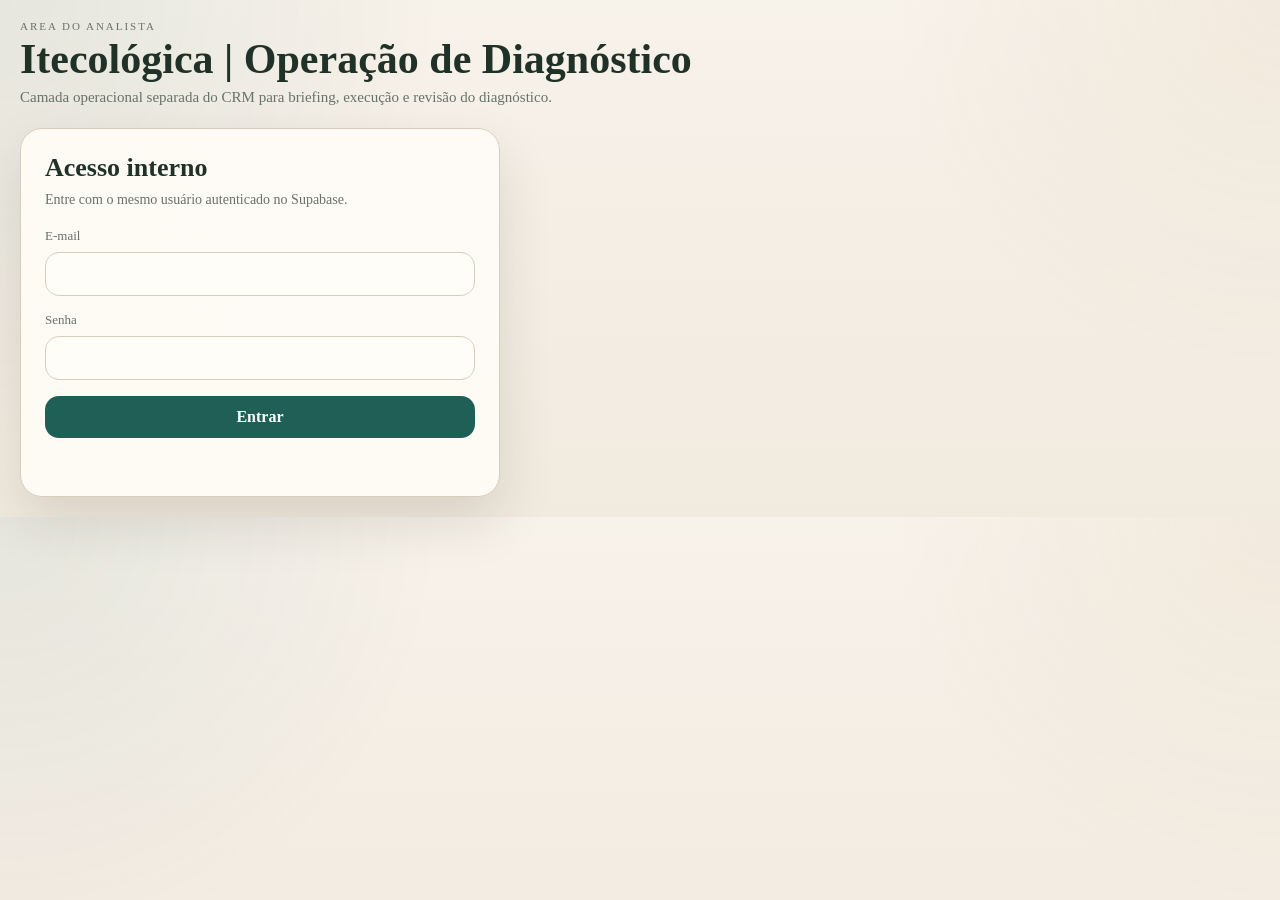
<file: analista/index.html>
<!DOCTYPE html>
<html lang="pt-BR">
  <head>
    <meta charset="UTF-8" />
    <meta name="viewport" content="width=device-width, initial-scale=1.0" />
    <title>Itecológica Analista | Diagnóstico</title>
    <link rel="stylesheet" href="./styles.css" />
  </head>
  <body>
    <div class="analyst-shell">
      <header class="topbar">
        <div>
          <p class="eyebrow">Area do Analista</p>
          <h1>Itecológica | Operação de Diagnóstico</h1>
          <p class="subtle">Camada operacional separada do CRM para briefing, execução e revisão do diagnóstico.</p>
        </div>
        <div class="topbar-actions">
          <div id="session-badge" class="session-badge hidden"></div>
          <button id="signout-button" class="ghost hidden" type="button">Sair</button>
        </div>
      </header>

      <main class="main-grid">
        <section id="login-panel" class="panel login-panel">
          <div class="panel-head">
            <h2>Acesso interno</h2>
            <p>Entre com o mesmo usuário autenticado no Supabase.</p>
          </div>

          <form id="login-form" class="stack-lg">
            <label class="field">
              <span>E-mail</span>
              <input id="email" name="email" type="email" autocomplete="email" required />
            </label>

            <label class="field">
              <span>Senha</span>
              <input id="password" name="password" type="password" autocomplete="current-password" required />
            </label>

            <button class="primary" type="submit">Entrar</button>
            <p id="login-feedback" class="feedback" aria-live="polite"></p>
          </form>
        </section>

        <section id="app-panel" class="app-panel hidden">
          <div class="stats-row">
            <article class="stat-card">
              <small>Total de casos</small>
              <strong id="stat-total">0</strong>
            </article>
            <article class="stat-card">
              <small>Coletando</small>
              <strong id="stat-collecting">0</strong>
            </article>
            <article class="stat-card">
              <small>Em execução</small>
              <strong id="stat-running">0</strong>
            </article>
            <article class="stat-card">
              <small>Em revisão</small>
              <strong id="stat-review">0</strong>
            </article>
          </div>

          <div class="queue-row">
            <button class="queue-card" type="button" data-queue-filter="ready_to_run">
              <small>Prontos para rodar</small>
              <strong id="queue-ready">0</strong>
              <span>Casos com briefing suficiente para abrir uma execução.</span>
            </button>
            <button class="queue-card" type="button" data-queue-filter="running">
              <small>Pipeline rodando</small>
              <strong id="queue-running">0</strong>
              <span>Execuções em andamento com etapas abertas.</span>
            </button>
            <button class="queue-card" type="button" data-queue-filter="awaiting_human_review">
              <small>Aguardando revisão</small>
              <strong id="queue-review">0</strong>
              <span>Diagnósticos já consolidados para leitura técnica.</span>
            </button>
            <button class="queue-card" type="button" data-queue-filter="critical">
              <small>Prioridade crítica</small>
              <strong id="queue-critical">0</strong>
              <span>Casos sensíveis, urgentes ou com maior pressão operacional.</span>
            </button>
          </div>

          <div class="workspace-grid">
            <aside class="sidebar-column">
              <section class="panel action-panel">
                <div class="panel-head">
                  <h2>Novo caso</h2>
                  <p>Use como fallback operacional. O caminho principal agora deve vir do handoff do CRM.</p>
                </div>

                <form id="new-case-form" class="stack-md">
                  <label class="field">
                    <span>Lead ID *</span>
                    <input id="new-case-lead-id" name="lead_id" type="text" placeholder="uuid do lead vindo do CRM" required />
                  </label>

                  <label class="field">
                    <span>Tipo de diagnóstico *</span>
                    <select id="new-case-diagnosis-type" name="diagnosis_type" required>
                      <option value="">Selecione</option>
                      <option value="regularizacao_ambiental">Regularização ambiental</option>
                      <option value="mapeamento_normativo_territorial">Mapeamento normativo territorial</option>
                      <option value="pgrss">PGRSS</option>
                    </select>
                  </label>

                  <label class="field">
                    <span>Resumo do briefing</span>
                    <textarea id="new-case-briefing" name="briefing_summary" rows="3"></textarea>
                  </label>

                  <label class="field">
                    <span>Escopo territorial</span>
                    <input id="new-case-scope" name="territorial_scope" type="text" placeholder="ex: Iturama/MG" />
                  </label>

                  <button id="new-case-button" class="primary" type="submit">Abrir diagnóstico</button>
                  <p id="new-case-feedback" class="feedback" aria-live="polite"></p>
                </form>
              </section>

              <section class="panel list-panel">
                <div class="panel-head inline">
                  <div>
                    <h2>Casos</h2>
                    <p>Fila operacional da área do Analista.</p>
                  </div>
                  <button id="refresh-button" class="ghost" type="button">Atualizar</button>
                </div>

                <div class="filters">
                  <input id="search-input" type="search" placeholder="Buscar por título, empresa, tipo ou lead ID" />
                  <select id="status-filter">
                    <option value="">Todos os status</option>
                    <option value="collecting_inputs">Coletando dados</option>
                    <option value="ready_to_run">Pronto para rodar</option>
                    <option value="running">Em execução</option>
                    <option value="awaiting_human_review">Aguardando revisão</option>
                    <option value="approved">Aprovado</option>
                    <option value="rejected">Rejeitado</option>
                  </select>
                  <select id="type-filter">
                    <option value="">Todos os tipos</option>
                    <option value="regularizacao_ambiental">Regularização ambiental</option>
                    <option value="mapeamento_normativo_territorial">Mapeamento normativo territorial</option>
                    <option value="pgrss">PGRSS</option>
                  </select>
                </div>

                <div id="cases-list" class="cases-list"></div>
              </section>
            </aside>

            <section class="panel detail-panel">
              <div class="panel-head">
                <h2>Detalhe do caso</h2>
                <p id="detail-subtitle">Selecione um caso para revisar briefing, execução e saída das etapas.</p>
              </div>

              <div id="empty-state" class="empty-state">
                <strong>Nenhum caso selecionado</strong>
                <p>Abra um item da lista para operar o diagnóstico na área do Analista.</p>
              </div>

              <div id="detail-view" class="detail-view hidden">
                <form id="case-form" class="stack-lg">
                  <div class="case-summary-card">
                    <div class="detail-grid">
                      <div>
                        <small>Título</small>
                        <strong id="case-title">-</strong>
                      </div>
                      <div>
                        <small>Empresa</small>
                        <strong id="case-company">-</strong>
                      </div>
                      <div>
                        <small>Lead ID</small>
                        <strong id="case-lead-id">-</strong>
                      </div>
                      <div>
                        <small>Tipo</small>
                        <strong id="case-type">-</strong>
                      </div>
                    </div>
                  </div>

                  <div class="detail-grid-form">
                    <label class="field">
                      <span>Status atual</span>
                      <select id="case-status" disabled>
                        <option value="collecting_inputs">Coletando dados</option>
                        <option value="ready_to_run">Pronto para rodar</option>
                        <option value="running">Em execução</option>
                        <option value="awaiting_human_review">Aguardando revisão</option>
                        <option value="approved">Aprovado</option>
                        <option value="rejected">Rejeitado</option>
                        <option value="archived">Arquivado</option>
                      </select>
                    </label>

                    <label class="field">
                      <span>Prioridade</span>
                      <select id="case-priority" name="priority">
                        <option value="low">Baixa</option>
                        <option value="normal">Normal</option>
                        <option value="high">Alta</option>
                        <option value="critical">Crítica</option>
                      </select>
                    </label>

                    <label class="field">
                      <span>Responsável</span>
                      <input id="case-assigned" name="assigned_to" type="text" placeholder="analista@empresa.com" />
                    </label>

                    <label class="field">
                      <span>Tema</span>
                      <input id="case-theme" name="theme" type="text" />
                    </label>

                    <label class="field">
                      <span>Escopo territorial</span>
                      <input id="case-scope" name="territorial_scope" type="text" />
                    </label>

                    <label class="field">
                      <span>Necessidade declarada</span>
                      <input id="case-declared-need" name="declared_need" type="text" />
                    </label>
                  </div>

                  <label class="field">
                    <span>Resumo do briefing</span>
                    <textarea id="case-briefing" name="briefing_summary" rows="4"></textarea>
                  </label>

                  <label class="field">
                    <span>Contexto do cliente</span>
                    <textarea id="case-customer-context" name="customer_context" rows="3"></textarea>
                  </label>

                  <label class="field">
                    <span>Restrições conhecidas</span>
                    <textarea id="case-constraints" name="known_constraints" rows="3"></textarea>
                  </label>

                  <section class="nested-section">
                    <div class="panel-head nested-head">
                      <h3>Qualificação estruturada</h3>
                      <p>Perguntas operacionais que deixam o briefing reaproveitável no pipeline e na proposta.</p>
                    </div>

                    <div class="detail-grid-form">
                      <label class="field">
                        <span>Tipo de demanda</span>
                        <input id="case-demand-type" name="demand_type" type="text" placeholder="ex: renovação, licença nova, regularização" />
                      </label>

                      <label class="field">
                        <span>Situação da licença</span>
                        <select id="case-license-status" name="license_status">
                          <option value="">Não informado</option>
                          <option value="vigente">Vigente</option>
                          <option value="vencida">Vencida</option>
                          <option value="inexistente">Inexistente</option>
                          <option value="em_processo">Em processo</option>
                        </select>
                      </label>

                      <label class="field">
                        <span>Licença vencida?</span>
                        <select id="case-license-expired" name="license_expired">
                          <option value="">Não informado</option>
                          <option value="sim">Sim</option>
                          <option value="nao">Não</option>
                        </select>
                      </label>

                      <label class="field">
                        <span>Vencida desde</span>
                        <input id="case-expired-since" name="expired_since" type="text" placeholder="ex: jan/2025" />
                      </label>

                      <label class="field">
                        <span>Fiscalização ativa?</span>
                        <select id="case-active-inspection" name="active_inspection">
                          <option value="">Não informado</option>
                          <option value="sim">Sim</option>
                          <option value="nao">Não</option>
                        </select>
                      </label>

                      <label class="field">
                        <span>Multa ativa?</span>
                        <select id="case-active-fine" name="active_fine">
                          <option value="">Não informado</option>
                          <option value="sim">Sim</option>
                          <option value="nao">Não</option>
                        </select>
                      </label>

                      <label class="field">
                        <span>Prazo urgente em dias</span>
                        <input id="case-urgent-deadline-days" name="urgent_deadline_days" type="number" min="0" step="1" placeholder="ex: 15" />
                      </label>

                      <label class="field">
                        <span>Tipo de serviço necessário</span>
                        <input id="case-required-service" name="required_service" type="text" placeholder="ex: renovação LO, regularização, defesa" />
                      </label>

                      <label class="field">
                        <span>CNAE</span>
                        <input id="case-cnae" name="cnae" type="text" placeholder="ex: 4731-8/00" />
                      </label>

                      <label class="field">
                        <span>Tipo de atividade</span>
                        <input id="case-activity-type" name="activity_type" type="text" placeholder="ex: posto de combustíveis" />
                      </label>

                      <label class="field">
                        <span>Órgão ambiental provável</span>
                        <input id="case-probable-agency" name="probable_agency" type="text" placeholder="ex: SEMAD, município, órgão estadual" />
                      </label>

                      <label class="field">
                        <span>Temperatura do lead</span>
                        <select id="case-lead-temperature" name="lead_temperature">
                          <option value="">Não informado</option>
                          <option value="quente">Quente</option>
                          <option value="morno">Morno</option>
                          <option value="frio">Frio</option>
                        </select>
                      </label>
                    </div>

                    <label class="field">
                      <span>Documentos disponíveis</span>
                      <textarea id="case-available-documents" name="available_documents" rows="3" placeholder="ex: licença anterior, auto de infração, contrato social"></textarea>
                    </label>
                  </section>

                  <div class="action-row">
                    <button id="save-case-button" class="primary" type="submit">Salvar briefing</button>
                    <button id="generate-canonical-button" class="ghost" type="button">Gerar diagnóstico canônico</button>
                    <button id="prepare-run-button" class="ghost" type="button">Preparar execução</button>
                  </div>
                  <p class="subtle">O status do caso é controlado pelo pipeline e pelas ações oficiais de revisão.</p>
                  <p id="case-feedback" class="feedback" aria-live="polite"></p>
                </form>

                <section class="panel canonical-panel">
                  <div class="panel-head">
                    <h3>Diagnóstico canônico</h3>
                    <p>Pré-estrutura técnica gerada no backend a partir do caso e das respostas disponíveis.</p>
                  </div>

                  <div id="canonical-summary" class="run-summary empty-list">Nenhum diagnóstico canônico gerado para este caso.</div>
                  <label class="field">
                    <span>Payload canônico</span>
                    <textarea id="canonical-payload" rows="14" readonly placeholder="O JSON consolidado aparecerá aqui."></textarea>
                  </label>
                  <p id="canonical-feedback" class="feedback" aria-live="polite"></p>

                  <div class="panel-head nested-head">
                    <h3>Resultado oficial do diagnóstico</h3>
                    <p>Leitura oficial já adaptada ao motor interno da Itecológica.</p>
                  </div>

                  <div id="official-diagnostic-summary" class="run-summary empty-list">Nenhum resultado oficial materializado para este caso.</div>
                  <label class="field">
                    <span>Payload oficial do diagnóstico</span>
                    <textarea id="official-diagnostic-payload" rows="14" readonly placeholder="O resultado oficial aparecerá aqui."></textarea>
                  </label>

                  <div class="panel-head nested-head">
                    <h3>Plano oficial de execução</h3>
                    <p>Desdobramento do diagnóstico em fases, tarefas, prazos e monitoramentos.</p>
                  </div>

                  <div id="official-execution-summary" class="run-summary empty-list">Nenhum plano oficial de execução materializado para este caso.</div>
                  <label class="field">
                    <span>Payload oficial de execução</span>
                    <textarea id="official-execution-payload" rows="14" readonly placeholder="O plano oficial de execução aparecerá aqui."></textarea>
                  </label>
                </section>

                <section class="run-panel">
                  <div class="panel-head inline">
                    <div>
                      <h3>Execução atual</h3>
                      <p id="run-subtitle">Nenhuma execução preparada ainda.</p>
                    </div>
                  </div>

                  <div id="run-summary" class="run-summary empty-list">Nenhuma execução encontrada para este caso.</div>
                  <label class="field">
                    <span>Saída consolidada da execução</span>
                    <textarea id="run-final-output" rows="12" readonly placeholder="O final_output da run aparecerá aqui."></textarea>
                  </label>
                  <div id="steps-list" class="steps-list"></div>
                </section>

                <section class="panel review-panel">
                  <div class="panel-head">
                    <h3>Revisão humana</h3>
                    <p>Fechamento técnico do caso a partir da execução consolidada.</p>
                  </div>

                  <div id="review-summary" class="run-summary empty-list">Nenhuma revisão registrada para este caso.</div>
                  <div class="action-row">
                    <button id="approve-case-button" class="primary" type="button">Aprovar diagnóstico</button>
                    <button id="reject-case-button" class="ghost" type="button">Rejeitar para ajustes</button>
                    <button id="reopen-case-button" class="ghost" type="button">Reabrir caso</button>
                  </div>
                  <p id="review-feedback" class="feedback" aria-live="polite"></p>
                </section>

                <section class="panel step-output-panel">
                  <div class="panel-head">
                    <h3>Registrar saída da etapa</h3>
                    <p>Use enquanto a execução ainda for híbrida ou manual.</p>
                  </div>

                  <form id="step-output-form" class="stack-md">
                    <label class="field">
                      <span>Etapa</span>
                      <select id="step-code" name="step_code">
                        <option value="agent_01">Agente 01</option>
                        <option value="agent_02">Agente 02</option>
                        <option value="agent_04">Agente 04</option>
                        <option value="agent_03">Agente 03</option>
                      </select>
                    </label>

                    <label class="field">
                      <span>Status</span>
                      <select id="step-status" name="status">
                        <option value="completed">Concluída</option>
                        <option value="failed">Falhou</option>
                        <option value="skipped">Ignorada</option>
                      </select>
                    </label>

                    <label class="field">
                      <span>JSON de saída</span>
                      <textarea id="step-output-json" name="output_json" rows="10" placeholder='{"enquadramento": {...}}'></textarea>
                    </label>

                    <label class="field">
                      <span>Erro</span>
                      <textarea id="step-error-message" name="error_message" rows="2" placeholder="Preencha apenas quando a etapa falhar."></textarea>
                    </label>

                    <button id="save-step-button" class="primary" type="submit">Registrar etapa</button>
                    <p id="step-feedback" class="feedback" aria-live="polite"></p>
                  </form>
                </section>
              </div>
            </section>
          </div>
        </section>
      </main>
    </div>

    <script src="./config.js"></script>
    <script type="module" src="./app.js"></script>
  </body>
</html>
</file>
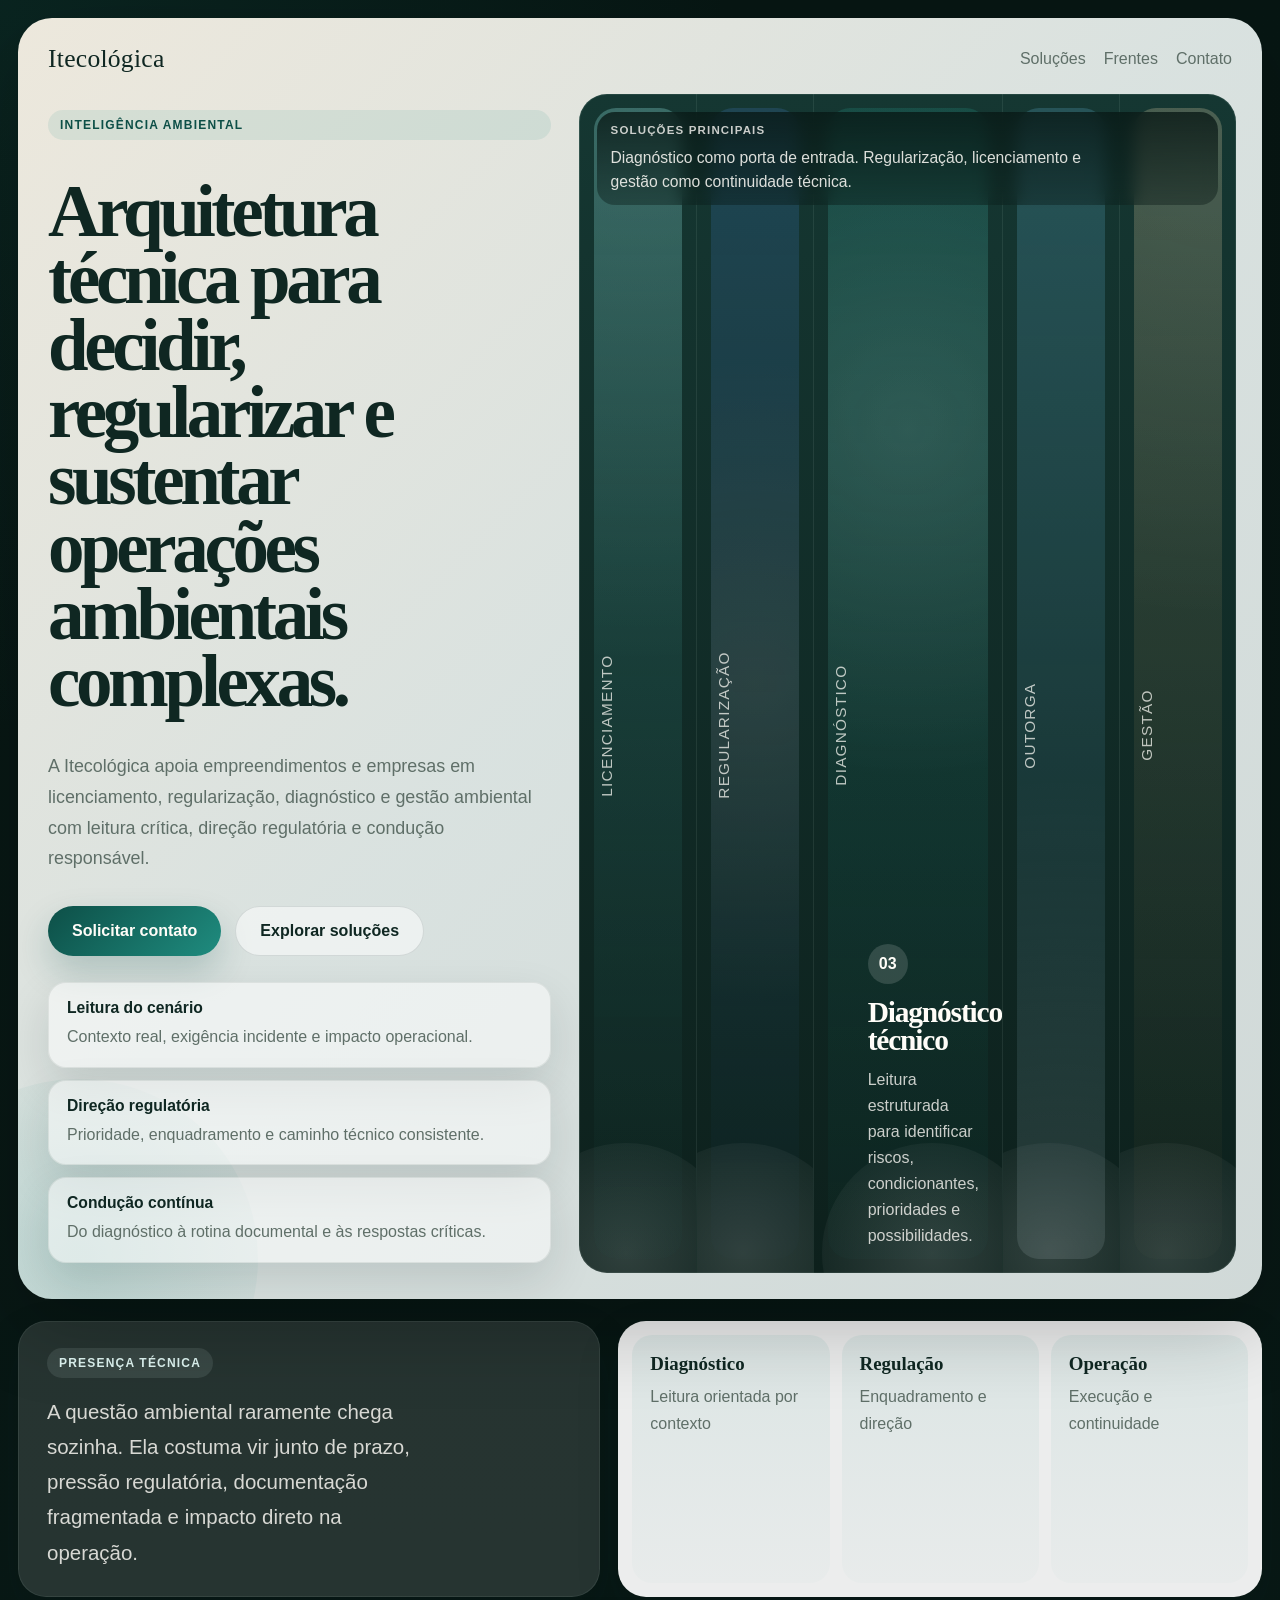
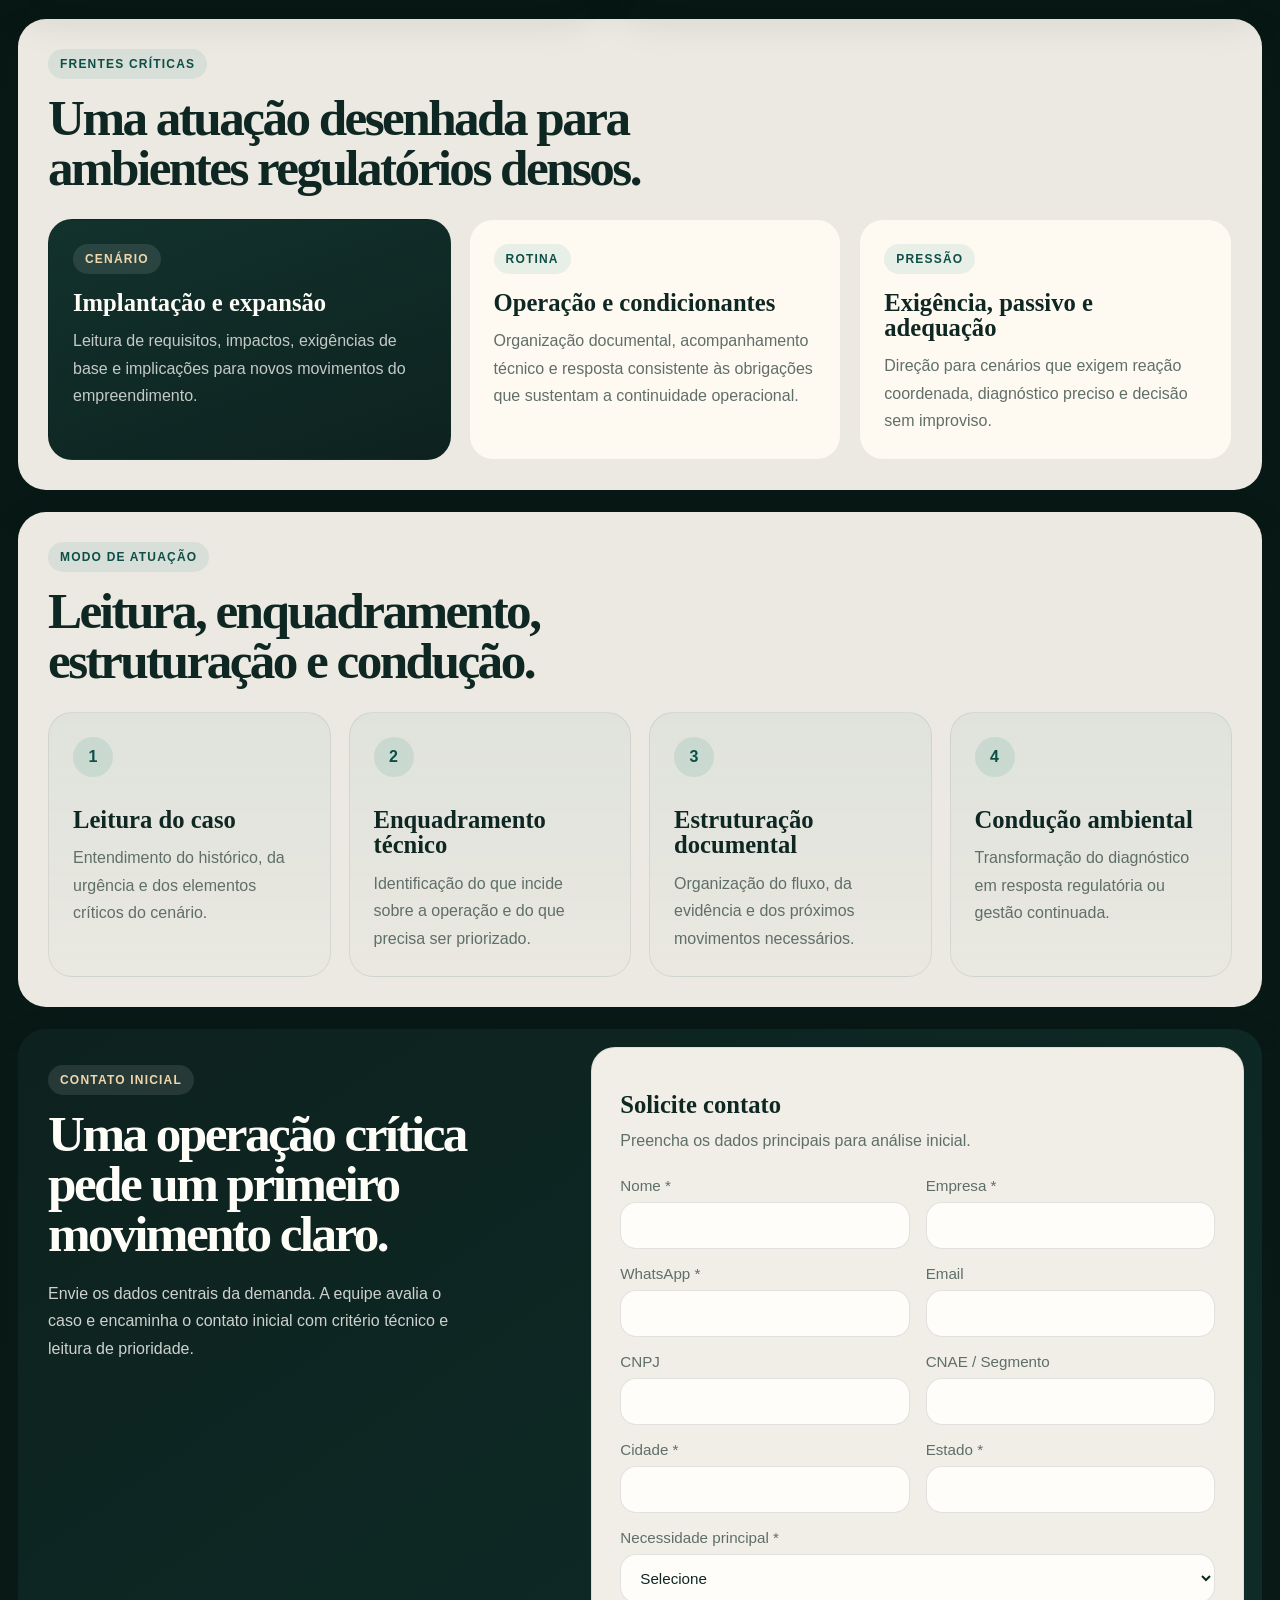
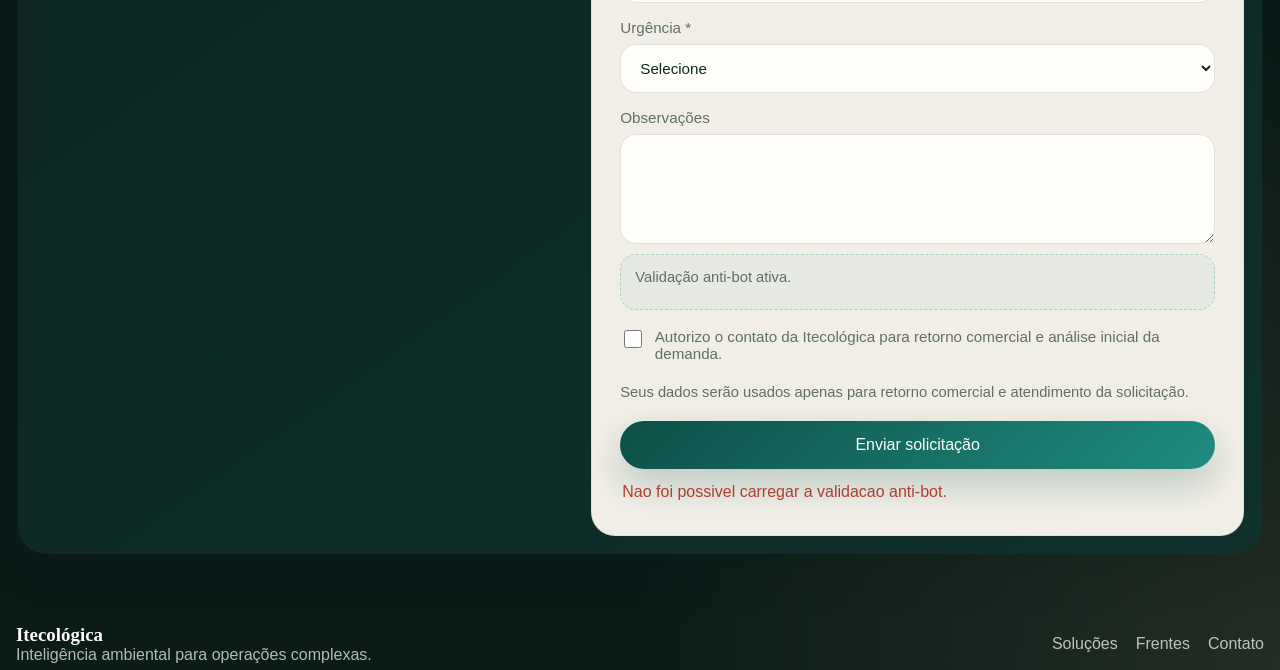
<file: app/index.html>
<!doctype html>
<html lang="pt-BR">
  <head>
    <meta charset="UTF-8" />
    <meta name="viewport" content="width=device-width, initial-scale=1.0" />
    <title>Itecológica | Inteligência ambiental para operações complexas</title>
    <meta
      name="description"
      content="A Itecológica conduz licenciamento, regularização, diagnóstico e gestão ambiental com leitura técnica, direção regulatória e visão operacional."
    />
    <link rel="stylesheet" href="./styles.css" />
  </head>
  <body>
    <main class="page">
      <section class="hero-shell">
        <header class="site-header">
          <a href="#" class="brand">Itecológica</a>
          <nav class="site-nav" aria-label="Navegação principal">
            <a href="#solucoes">Soluções</a>
            <a href="#frentes">Frentes</a>
            <a href="#contato">Contato</a>
          </nav>
        </header>

        <div class="hero-grid">
          <section class="hero-copy">
            <span class="eyebrow">Inteligência ambiental</span>
            <h1>Arquitetura técnica para decidir, regularizar e sustentar operações ambientais complexas.</h1>
            <p class="hero-lead">
              A Itecológica apoia empreendimentos e empresas em licenciamento,
              regularização, diagnóstico e gestão ambiental com leitura crítica,
              direção regulatória e condução responsável.
            </p>

            <div class="hero-actions">
              <a href="#lead-form" class="button-primary">Solicitar contato</a>
              <a href="#solucoes" class="button-secondary">Explorar soluções</a>
            </div>

            <div class="hero-signals" aria-label="Sinais da atuação">
              <article>
                <strong>Leitura do cenário</strong>
                <span>Contexto real, exigência incidente e impacto operacional.</span>
              </article>
              <article>
                <strong>Direção regulatória</strong>
                <span>Prioridade, enquadramento e caminho técnico consistente.</span>
              </article>
              <article>
                <strong>Condução contínua</strong>
                <span>Do diagnóstico à rotina documental e às respostas críticas.</span>
              </article>
            </div>
          </section>

          <section class="rail-stage" id="solucoes" aria-label="Soluções principais">
            <div class="rail-stage-head">
              <span class="rail-stage-kicker">Soluções principais</span>
              <p>Diagnóstico como porta de entrada. Regularização, licenciamento e gestão como continuidade técnica.</p>
            </div>

            <article class="rail rail-licenciamento" tabindex="0">
              <span class="rail-axis">Licenciamento</span>
              <div class="rail-body">
                <span class="rail-index">01</span>
                <h2>Licenciamento ambiental</h2>
                <p>Estruturação técnica para implantar, expandir e operar com direção regulatória clara.</p>
              </div>
            </article>

            <article class="rail rail-regularizacao" tabindex="0">
              <span class="rail-axis">Regularização</span>
              <div class="rail-body">
                <span class="rail-index">02</span>
                <h2>Regularização e adequação</h2>
                <p>Condução de cenários com pendência, passivo, exigência ou necessidade de correção.</p>
              </div>
            </article>

            <article class="rail rail-diagnostico rail-featured" tabindex="0">
              <span class="rail-axis">Diagnóstico</span>
              <div class="rail-body">
                <span class="rail-index">03</span>
                <h2>Diagnóstico técnico</h2>
                <p>Leitura estruturada para identificar riscos, condicionantes, prioridades e possibilidades.</p>
              </div>
            </article>

            <article class="rail rail-outorga" tabindex="0">
              <span class="rail-axis">Outorga</span>
              <div class="rail-body">
                <span class="rail-index">04</span>
                <h2>Recursos hídricos</h2>
                <p>Apoio à análise e ao encaminhamento de demandas associadas a uso, controle e conformidade.</p>
              </div>
            </article>

            <article class="rail rail-gestao" tabindex="0">
              <span class="rail-axis">Gestão</span>
              <div class="rail-body">
                <span class="rail-index">05</span>
                <h2>Gestão ambiental contínua</h2>
                <p>Rotina documental, leitura recorrente e sustentação das obrigações ao longo da operação.</p>
              </div>
            </article>
          </section>
        </div>
      </section>

      <section class="impact-band">
        <div class="impact-copy">
          <span class="section-kicker">Presença técnica</span>
          <p>
            A questão ambiental raramente chega sozinha. Ela costuma vir junto de
            prazo, pressão regulatória, documentação fragmentada e impacto direto na operação.
          </p>
        </div>
        <div class="impact-metrics" aria-label="Indicadores de posicionamento">
          <article>
            <strong>Diagnóstico</strong>
            <span>Leitura orientada por contexto</span>
          </article>
          <article>
            <strong>Regulação</strong>
            <span>Enquadramento e direção</span>
          </article>
          <article>
            <strong>Operação</strong>
            <span>Execução e continuidade</span>
          </article>
        </div>
      </section>

      <section class="matrix-section" id="frentes">
        <div class="section-heading">
          <span class="section-kicker">Frentes críticas</span>
          <h2>Uma atuação desenhada para ambientes regulatórios densos.</h2>
        </div>

        <div class="matrix-grid">
          <article class="matrix-card matrix-card-dark">
            <span class="matrix-label">Cenário</span>
            <h3>Implantação e expansão</h3>
            <p>
              Leitura de requisitos, impactos, exigências de base e implicações para
              novos movimentos do empreendimento.
            </p>
          </article>

          <article class="matrix-card">
            <span class="matrix-label">Rotina</span>
            <h3>Operação e condicionantes</h3>
            <p>
              Organização documental, acompanhamento técnico e resposta consistente às
              obrigações que sustentam a continuidade operacional.
            </p>
          </article>

          <article class="matrix-card">
            <span class="matrix-label">Pressão</span>
            <h3>Exigência, passivo e adequação</h3>
            <p>
              Direção para cenários que exigem reação coordenada, diagnóstico preciso
              e decisão sem improviso.
            </p>
          </article>
        </div>
      </section>

      <section class="systems-section">
        <div class="section-heading">
          <span class="section-kicker">Modo de atuação</span>
          <h2>Leitura, enquadramento, estruturação e condução.</h2>
        </div>

        <div class="systems-grid">
          <article class="system-card">
            <span class="system-step">1</span>
            <h3>Leitura do caso</h3>
            <p>Entendimento do histórico, da urgência e dos elementos críticos do cenário.</p>
          </article>

          <article class="system-card">
            <span class="system-step">2</span>
            <h3>Enquadramento técnico</h3>
            <p>Identificação do que incide sobre a operação e do que precisa ser priorizado.</p>
          </article>

          <article class="system-card">
            <span class="system-step">3</span>
            <h3>Estruturação documental</h3>
            <p>Organização do fluxo, da evidência e dos próximos movimentos necessários.</p>
          </article>

          <article class="system-card">
            <span class="system-step">4</span>
            <h3>Condução ambiental</h3>
            <p>Transformação do diagnóstico em resposta regulatória ou gestão continuada.</p>
          </article>
        </div>
      </section>

      <section class="contact-section" id="contato">
        <div class="contact-shell">
          <div class="contact-copy">
            <span class="section-kicker">Contato inicial</span>
            <h2>Uma operação crítica pede um primeiro movimento claro.</h2>
            <p>
              Envie os dados centrais da demanda. A equipe avalia o caso e encaminha o
              contato inicial com critério técnico e leitura de prioridade.
            </p>
          </div>

          <form id="lead-form" class="form-card">
            <div class="form-head">
              <h3>Solicite contato</h3>
              <p>Preencha os dados principais para análise inicial.</p>
            </div>

            <div class="form-grid">
              <label>
                <span>Nome *</span>
                <input name="name" type="text" required />
              </label>

              <label>
                <span>Empresa *</span>
                <input name="company" type="text" required />
              </label>

              <label>
                <span>WhatsApp *</span>
                <input name="phone" type="tel" required />
              </label>

              <label>
                <span>Email</span>
                <input name="email" type="email" />
              </label>

              <label>
                <span>CNPJ</span>
                <input name="cnpj" type="text" />
              </label>

              <label>
                <span>CNAE / Segmento</span>
                <input name="cnae" type="text" />
              </label>

              <label>
                <span>Cidade *</span>
                <input name="city" type="text" required />
              </label>

              <label>
                <span>Estado *</span>
                <input name="state" type="text" maxlength="2" required />
              </label>

              <label class="full">
                <span>Necessidade principal *</span>
                <select name="need" required>
                  <option value="">Selecione</option>
                  <option value="licenciamento">Licenciamento</option>
                  <option value="regularizacao">Regularização</option>
                  <option value="outorga">Outorga</option>
                  <option value="diagnostico">Diagnóstico inicial</option>
                  <option value="gestao-recorrente">Gestão ambiental recorrente</option>
                </select>
              </label>

              <label class="full">
                <span>Urgência *</span>
                <select name="urgency" required>
                  <option value="">Selecione</option>
                  <option value="baixa">Baixa</option>
                  <option value="media">Média</option>
                  <option value="alta">Alta</option>
                  <option value="critica">Crítica</option>
                </select>
              </label>

              <label class="full">
                <span>Observações</span>
                <textarea name="notes" rows="4"></textarea>
              </label>
            </div>

            <input name="website" type="text" class="bot-field" tabindex="-1" autocomplete="off" />
            <input name="form_loaded_at" type="hidden" />

            <div id="captcha-shell" class="captcha-shell hidden">
              <p class="captcha-copy">Validação anti-bot ativa.</p>
              <div id="captcha-widget"></div>
            </div>

            <label class="consent">
              <input name="consent" type="checkbox" required />
              <span>
                Autorizo o contato da Itecológica para retorno comercial e análise
                inicial da demanda.
              </span>
            </label>

            <p class="privacy-note">
              Seus dados serão usados apenas para retorno comercial e atendimento da solicitação.
            </p>

            <button type="submit" id="submit-button">Enviar solicitação</button>
            <p id="feedback" class="feedback" aria-live="polite"></p>
          </form>
        </div>
      </section>
    </main>

    <footer class="site-footer">
      <div class="footer-shell">
        <div>
          <strong>Itecológica</strong>
          <span>Inteligência ambiental para operações complexas.</span>
        </div>
        <nav class="footer-nav" aria-label="Navegação de rodapé">
          <a href="#solucoes">Soluções</a>
          <a href="#frentes">Frentes</a>
          <a href="#lead-form">Contato</a>
        </nav>
      </div>
    </footer>

    <script src="./config.js"></script>
    <script src="./app.js"></script>
  </body>
</html>
</file>
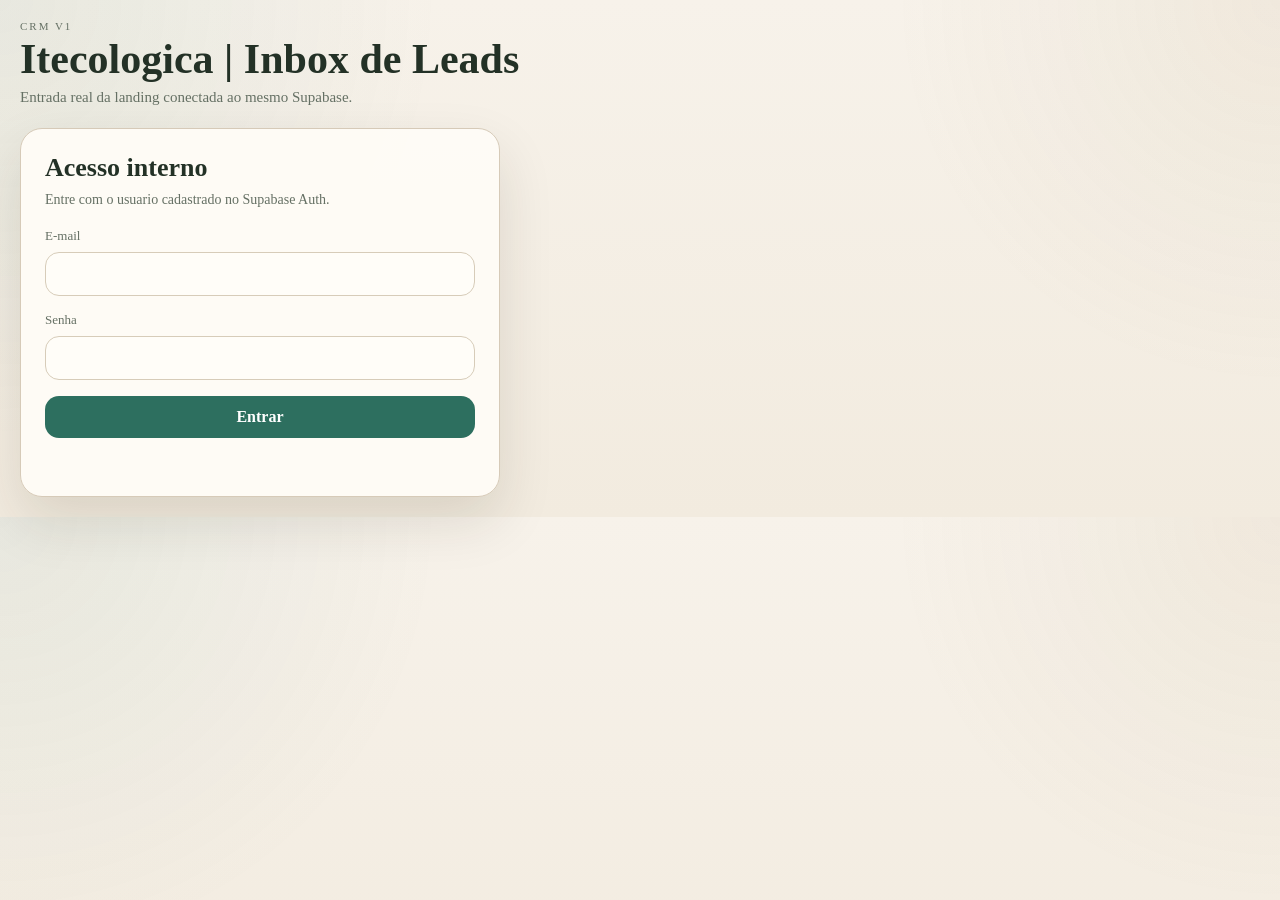
<file: crm/index.html>
<!DOCTYPE html>
<html lang="pt-BR">
  <head>
    <meta charset="UTF-8" />
    <meta name="viewport" content="width=device-width, initial-scale=1.0" />
    <title>Itecologica CRM | Leads</title>
    <link rel="stylesheet" href="./styles.css" />
  </head>
  <body>
    <div class="crm-shell">
      <header class="topbar">
        <div>
          <p class="eyebrow">CRM V1</p>
          <h1>Itecologica | Inbox de Leads</h1>
          <p class="subtle">Entrada real da landing conectada ao mesmo Supabase.</p>
        </div>
        <div class="topbar-actions">
          <div id="session-badge" class="session-badge hidden"></div>
          <button id="signout-button" class="ghost hidden" type="button">Sair</button>
        </div>
      </header>

      <main class="main-grid">
        <section id="login-panel" class="panel login-panel">
          <div class="panel-head">
            <h2>Acesso interno</h2>
            <p>Entre com o usuario cadastrado no Supabase Auth.</p>
          </div>

          <form id="login-form" class="stack-lg">
            <label class="field">
              <span>E-mail</span>
              <input id="email" name="email" type="email" autocomplete="email" required />
            </label>

            <label class="field">
              <span>Senha</span>
              <input id="password" name="password" type="password" autocomplete="current-password" required />
            </label>

            <button class="primary" type="submit">Entrar</button>
            <p id="login-feedback" class="feedback" aria-live="polite"></p>
          </form>
        </section>

        <section id="app-panel" class="app-panel hidden">
          <div class="stats-row">
            <article class="stat-card">
              <small>Total</small>
              <strong id="stat-total">0</strong>
            </article>
            <article class="stat-card">
              <small>Novos</small>
              <strong id="stat-new">0</strong>
            </article>
            <article class="stat-card">
              <small>Em contato</small>
              <strong id="stat-contact">0</strong>
            </article>
            <article class="stat-card">
              <small>Fechados</small>
              <strong id="stat-won">0</strong>
            </article>
          </div>

          <div class="stats-row priority-row">
            <article class="stat-card priority-card">
              <small>Follow-up vencido</small>
              <strong id="stat-overdue">0</strong>
            </article>
            <article class="stat-card priority-card">
              <small>Sem interacao</small>
              <strong id="stat-no-interaction">0</strong>
            </article>
            <article class="stat-card priority-card">
              <small>Sem responsavel</small>
              <strong id="stat-unassigned">0</strong>
            </article>
            <article class="stat-card priority-card">
              <small>Sem proxima acao</small>
              <strong id="stat-no-next-action">0</strong>
            </article>
          </div>

          <section class="panel queue-panel">
            <div class="panel-head">
              <h2>Fila do dia</h2>
              <p>Atalhos para o que precisa de atencao agora, sem procurar manualmente na base.</p>
            </div>

            <div class="queue-grid">
              <button class="queue-card" type="button" data-queue-filter="overdue_follow_up">
                <small>Atrasados</small>
                <strong id="queue-overdue-count">0</strong>
                <span>Leads com follow-up vencido e risco de esfriar.</span>
              </button>

              <button class="queue-card" type="button" data-queue-filter="today_follow_up">
                <small>Para hoje</small>
                <strong id="queue-today-count">0</strong>
                <span>Leads com retorno programado para hoje.</span>
              </button>

              <button class="queue-card" type="button" data-queue-filter="unassigned">
                <small>Sem responsavel</small>
                <strong id="queue-unassigned-count">0</strong>
                <span>Oportunidades sem dono definido.</span>
              </button>

              <button class="queue-card" type="button" data-queue-filter="new_no_contact">
                <small>Novos sem contato</small>
                <strong id="queue-new-no-contact-count">0</strong>
                <span>Novos leads ainda sem primeira interacao registrada.</span>
              </button>
            </div>
          </section>

          <div class="workspace-grid">
            <section class="panel leads-panel">
              <div class="panel-head inline">
                <div>
                  <h2>Leads</h2>
                  <p>Lista viva da landing page.</p>
                </div>
                <button id="refresh-button" class="ghost" type="button">Atualizar</button>
              </div>

              <div class="filters">
                <input id="search-input" type="search" placeholder="Buscar por nome, empresa, telefone ou cidade" />
                <select id="status-filter">
                  <option value="">Todos os status</option>
                  <option value="novo">Novo</option>
                  <option value="em_contato">Em contato</option>
                  <option value="qualificado">Qualificado</option>
                  <option value="proposta">Proposta</option>
                  <option value="fechado">Fechado</option>
                  <option value="perdido">Perdido</option>
                </select>
                <select id="priority-filter">
                  <option value="">Todas as prioridades</option>
                  <option value="overdue_follow_up">Follow-up vencido</option>
                  <option value="today_follow_up">Para hoje</option>
                  <option value="no_interaction">Sem interacao</option>
                  <option value="unassigned">Sem responsavel</option>
                  <option value="no_next_action">Sem proxima acao</option>
                  <option value="new_no_contact">Novos sem contato</option>
                </select>
                <select id="owner-filter">
                  <option value="">Todos os responsaveis</option>
                  <option value="mine">Meus leads</option>
                  <option value="unassigned">Sem responsavel</option>
                </select>
              </div>

              <div id="leads-list" class="leads-list"></div>
            </section>

            <section class="panel detail-panel">
              <div class="panel-head">
                <h2>Detalhe do lead</h2>
                <p id="detail-subtitle">Selecione um lead na lista para abrir o atendimento.</p>
              </div>

              <div id="empty-state" class="empty-state">
                <strong>Nenhum lead selecionado</strong>
                <p>Abra um item da lista para revisar dados, assumir o lead e atualizar o status.</p>
              </div>

              <form id="lead-form" class="detail-form hidden">
                <div class="detail-card">
                  <div class="detail-grid">
                    <div>
                      <small>Nome</small>
                      <strong id="lead-name">-</strong>
                    </div>
                    <div>
                      <small>Empresa</small>
                      <strong id="lead-company">-</strong>
                    </div>
                    <div>
                      <small>Contato</small>
                      <strong id="lead-contact">-</strong>
                    </div>
                    <div>
                      <small>Origem</small>
                      <strong id="lead-origin">-</strong>
                    </div>
                  </div>
                </div>

                <div class="detail-grid-form">
                  <label class="field">
                    <span>Status</span>
                    <select id="lead-status" name="status">
                      <option value="novo">Novo</option>
                      <option value="em_contato">Em contato</option>
                      <option value="qualificado">Qualificado</option>
                      <option value="proposta">Proposta</option>
                      <option value="fechado">Fechado</option>
                      <option value="perdido">Perdido</option>
                    </select>
                  </label>

                  <label class="field">
                    <span>Qualificacao</span>
                    <select id="lead-qualification" name="qualification_status">
                      <option value="pendente">Pendente</option>
                      <option value="em_analise">Em analise</option>
                      <option value="aderente">Aderente</option>
                      <option value="descartado">Descartado</option>
                    </select>
                  </label>

                  <label class="field">
                    <span>Responsavel</span>
                    <input id="lead-assigned" name="assigned_to" type="text" placeholder="ex: comercial@empresa.com" />
                  </label>

                  <label class="field">
                    <span>Primeiro contato</span>
                    <input id="lead-first-contact" name="first_contact_at" type="datetime-local" />
                  </label>

                  <label class="field">
                    <span>Proxima acao</span>
                    <input id="lead-next-action" name="next_action" type="text" placeholder="ex: enviar proposta, ligar amanhã, pedir documento" />
                  </label>

                  <label class="field">
                    <span>Follow-up agendado</span>
                    <input id="lead-next-follow-up" name="next_follow_up_at" type="datetime-local" />
                  </label>
                </div>

                <label class="field">
                  <span>Observacoes internas</span>
                  <textarea id="lead-internal-notes" name="internal_notes" rows="6" placeholder="Registro interno do atendimento, retorno, pendencias e proximos passos."></textarea>
                </label>

                <div class="meta-block">
                  <small>Ultima interacao</small>
                  <p id="lead-last-interaction-at">-</p>
                  <small>Resumo da ultima interacao</small>
                  <p id="lead-last-interaction-summary">-</p>
                  <small>Primeiro contato automatico</small>
                  <p id="lead-first-contact-status">-</p>
                  <small>Canal do primeiro contato</small>
                  <p id="lead-first-contact-channel">-</p>
                  <small>Ultima tentativa automatica</small>
                  <p id="lead-first-contact-attempted">-</p>
                  <small>Erro da automacao</small>
                  <p id="lead-first-contact-error">-</p>
                  <small>Necessidade</small>
                  <p id="lead-need">-</p>
                  <small>Urgencia</small>
                  <p id="lead-urgency">-</p>
                  <small>Observacao do formulario</small>
                  <p id="lead-public-notes">-</p>
                </div>

                <section class="diagnosis-section">
                  <div class="panel-head">
                    <h2>Handoff para Diagnóstico</h2>
                    <p>Abra ou retome o caso na Área do Analista sem depender de UUID manual.</p>
                  </div>

                  <div class="detail-grid-form">
                    <label class="field">
                      <span>Tipo de diagnóstico</span>
                      <select id="lead-diagnosis-type">
                        <option value="regularizacao_ambiental">Regularização ambiental</option>
                        <option value="mapeamento_normativo_territorial">Mapeamento normativo territorial</option>
                        <option value="pgrss">PGRSS</option>
                      </select>
                    </label>
                  </div>

                  <div id="lead-diagnosis-summary" class="empty-list">Nenhum caso de diagnóstico vinculado a este lead ainda.</div>

                  <div class="form-actions">
                    <button id="lead-open-diagnosis-button" class="primary" type="button">Encaminhar para Diagnóstico</button>
                    <button id="lead-open-analyst-button" class="ghost" type="button" disabled>Abrir na Área do Analista</button>
                    <p id="lead-diagnosis-feedback" class="feedback" aria-live="polite"></p>
                  </div>
                </section>

                <div class="form-actions">
                  <button id="save-button" class="primary" type="submit">Salvar atendimento</button>
                  <p id="detail-feedback" class="feedback" aria-live="polite"></p>
                </div>

                <section class="interaction-section">
                  <div class="panel-head">
                    <h2>Registrar interacao</h2>
                    <p>Crie um historico real do atendimento e ja deixe a proxima acao combinada.</p>
                  </div>

                  <div class="detail-grid-form">
                    <label class="field">
                      <span>Tipo</span>
                      <select id="interaction-type">
                        <option value="whatsapp">WhatsApp</option>
                        <option value="ligacao">Ligacao</option>
                        <option value="email">E-mail</option>
                        <option value="reuniao">Reuniao</option>
                        <option value="nota_interna">Nota interna</option>
                      </select>
                    </label>

                    <label class="field">
                      <span>Resultado</span>
                      <select id="interaction-outcome">
                        <option value="">Selecione</option>
                        <option value="sem_resposta">Sem resposta</option>
                        <option value="retorno_agendado">Retorno agendado</option>
                        <option value="em_andamento">Em andamento</option>
                        <option value="qualificado">Qualificado</option>
                        <option value="proposta_enviada">Proposta enviada</option>
                        <option value="sem_interesse">Sem interesse</option>
                        <option value="fechado">Fechado</option>
                      </select>
                    </label>

                    <label class="field">
                      <span>Canal</span>
                      <input id="interaction-channel" type="text" placeholder="ex: WhatsApp, telefone, e-mail" />
                    </label>

                    <label class="field">
                      <span>Proximo follow-up</span>
                      <input id="interaction-next-follow-up" type="datetime-local" />
                    </label>
                  </div>

                  <label class="field">
                    <span>Resumo da interacao</span>
                    <textarea id="interaction-summary" rows="4" placeholder="O que foi falado, objeções, sinal de compra e combinados."></textarea>
                  </label>

                  <label class="field">
                    <span>Proxima acao combinada</span>
                    <input id="interaction-next-action" type="text" placeholder="ex: mandar orçamento até 18h, ligar segunda às 9h" />
                  </label>

                  <div class="form-actions">
                    <button id="interaction-save-button" class="primary" type="button">Registrar interacao</button>
                    <p id="interaction-feedback" class="feedback" aria-live="polite"></p>
                  </div>
                </section>

                <section class="interaction-section">
                  <div class="panel-head">
                    <h2>Historico</h2>
                    <p>Sequencia de contatos e proximos passos registrados para este lead.</p>
                  </div>

                  <div id="interaction-history" class="interaction-history">
                    <div class="empty-list">Nenhuma interacao registrada ainda.</div>
                  </div>
                </section>
              </form>
            </section>
          </div>
        </section>
      </main>
    </div>

    <script src="./config.js?v=crm-v1-3"></script>
    <script type="module" src="./app.js?v=crm-v1-3"></script>
  </body>
</html>
</file>
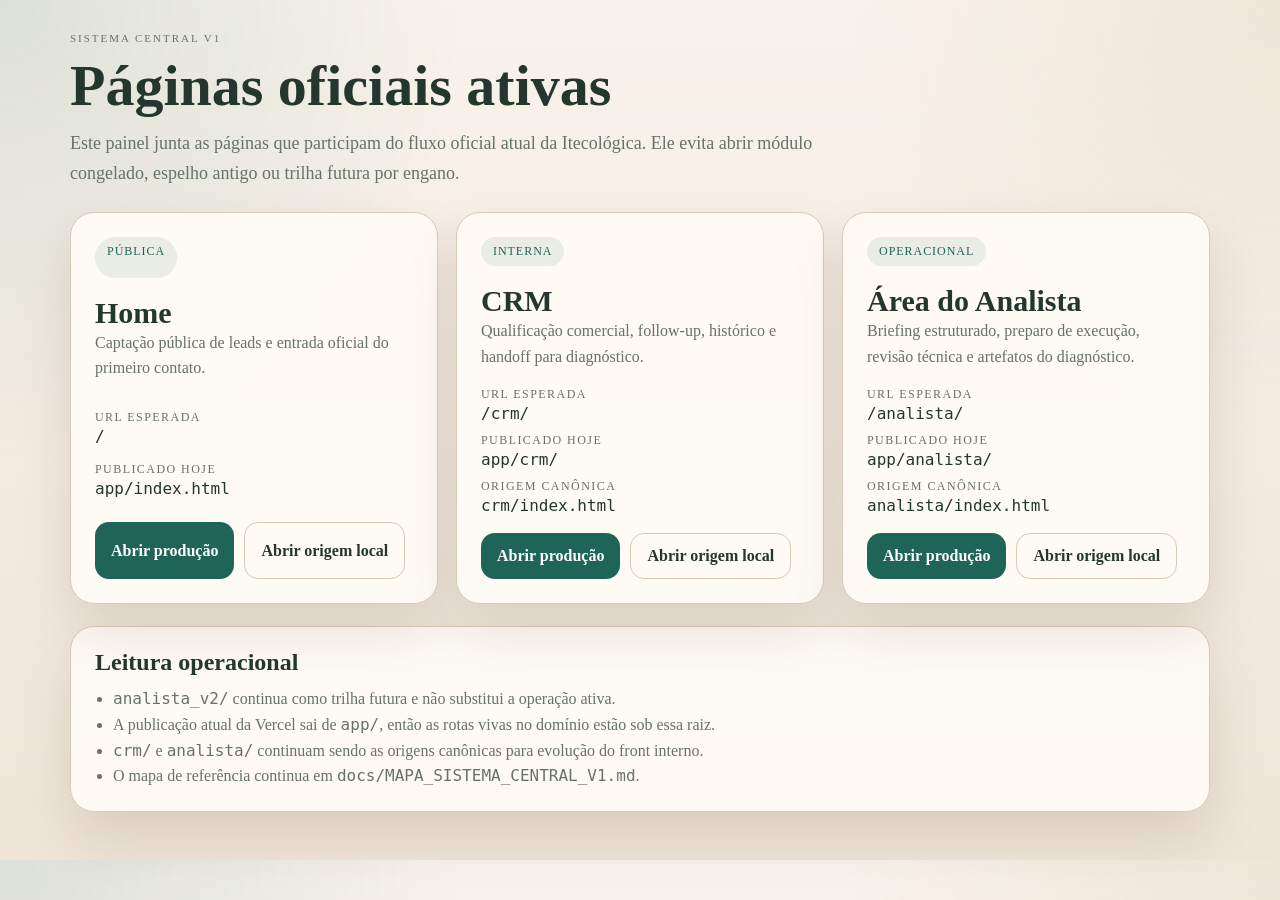
<file: paginas-ativas.html>
<!DOCTYPE html>
<html lang="pt-BR">
  <head>
    <meta charset="UTF-8" />
    <meta name="viewport" content="width=device-width, initial-scale=1.0" />
    <title>Itecológica | Páginas Ativas</title>
    <style>
      :root {
        --bg: #f3ede3;
        --panel: rgba(255, 251, 245, 0.96);
        --line: #d7cab6;
        --text: #24362d;
        --muted: #667367;
        --primary: #1f6557;
        --primary-strong: #184d42;
        --accent: #b08a52;
        --shadow: 0 26px 54px rgba(54, 35, 10, 0.12);
        --radius: 24px;
      }

      * {
        box-sizing: border-box;
      }

      body {
        margin: 0;
        font-family: Georgia, "Times New Roman", serif;
        color: var(--text);
        background:
          radial-gradient(circle at top left, rgba(31, 101, 87, 0.12), transparent 30%),
          radial-gradient(circle at top right, rgba(176, 138, 82, 0.12), transparent 28%),
          linear-gradient(180deg, #f8f3eb, #efe5d7);
      }

      .shell {
        max-width: 1180px;
        margin: 0 auto;
        padding: 32px 20px 48px;
      }

      .hero {
        display: grid;
        gap: 14px;
        margin-bottom: 24px;
      }

      .eyebrow {
        margin: 0;
        text-transform: uppercase;
        letter-spacing: 0.18em;
        font-size: 11px;
        color: var(--muted);
      }

      h1 {
        margin: 0;
        font-size: clamp(34px, 5vw, 58px);
        line-height: 0.98;
      }

      .lead {
        max-width: 760px;
        margin: 0;
        color: var(--muted);
        font-size: 18px;
        line-height: 1.65;
      }

      .grid {
        display: grid;
        grid-template-columns: repeat(3, minmax(0, 1fr));
        gap: 18px;
      }

      .card,
      .note {
        background: var(--panel);
        border: 1px solid var(--line);
        border-radius: var(--radius);
        box-shadow: var(--shadow);
      }

      .card {
        display: grid;
        gap: 18px;
        padding: 24px;
      }

      .tag {
        display: inline-flex;
        width: fit-content;
        padding: 7px 12px;
        border-radius: 999px;
        background: rgba(31, 101, 87, 0.09);
        color: var(--primary);
        font-size: 12px;
        letter-spacing: 0.08em;
        text-transform: uppercase;
      }

      .card h2 {
        margin: 0;
        font-size: 30px;
      }

      .card p,
      .note p,
      .note li {
        margin: 0;
        color: var(--muted);
        font-size: 16px;
        line-height: 1.6;
      }

      .card dl {
        display: grid;
        gap: 10px;
        margin: 0;
      }

      .card dt {
        font-size: 12px;
        letter-spacing: 0.12em;
        text-transform: uppercase;
        color: var(--muted);
      }

      .card dd {
        margin: 2px 0 0;
        font-size: 16px;
      }

      .actions {
        display: flex;
        flex-wrap: wrap;
        gap: 10px;
      }

      .button {
        display: inline-flex;
        align-items: center;
        justify-content: center;
        min-height: 46px;
        padding: 0 16px;
        border-radius: 14px;
        text-decoration: none;
        font-weight: 700;
      }

      .button.primary {
        background: var(--primary);
        color: #fff;
      }

      .button.primary:hover {
        background: var(--primary-strong);
      }

      .button.ghost {
        border: 1px solid var(--line);
        color: var(--text);
        background: transparent;
      }

      .note {
        margin-top: 22px;
        padding: 22px 24px;
      }

      .note h3 {
        margin: 0 0 10px;
        font-size: 24px;
      }

      .note ul {
        margin: 0;
        padding-left: 18px;
      }

      @media (max-width: 980px) {
        .grid {
          grid-template-columns: 1fr;
        }
      }
    </style>
  </head>
  <body>
    <main class="shell">
      <section class="hero">
        <p class="eyebrow">Sistema Central V1</p>
        <h1>Páginas oficiais ativas</h1>
        <p class="lead">
          Este painel junta as páginas que participam do fluxo oficial atual da Itecológica.
          Ele evita abrir módulo congelado, espelho antigo ou trilha futura por engano.
        </p>
      </section>

      <section class="grid">
        <article class="card">
          <span class="tag">Pública</span>
          <div>
            <h2>Home</h2>
            <p>Captação pública de leads e entrada oficial do primeiro contato.</p>
          </div>
          <dl>
            <div>
              <dt>URL esperada</dt>
              <dd><code>/</code></dd>
            </div>
            <div>
              <dt>Publicado hoje</dt>
              <dd><code>app/index.html</code></dd>
            </div>
          </dl>
          <div class="actions">
            <a class="button primary" href="https://www.itecologica.com.br/">Abrir produção</a>
            <a class="button ghost" href="./app/index.html">Abrir origem local</a>
          </div>
        </article>

        <article class="card">
          <span class="tag">Interna</span>
          <div>
            <h2>CRM</h2>
            <p>Qualificação comercial, follow-up, histórico e handoff para diagnóstico.</p>
          </div>
          <dl>
            <div>
              <dt>URL esperada</dt>
              <dd><code>/crm/</code></dd>
            </div>
            <div>
              <dt>Publicado hoje</dt>
              <dd><code>app/crm/</code></dd>
            </div>
            <div>
              <dt>Origem canônica</dt>
              <dd><code>crm/index.html</code></dd>
            </div>
          </dl>
          <div class="actions">
            <a class="button primary" href="https://www.itecologica.com.br/crm/">Abrir produção</a>
            <a class="button ghost" href="./crm/index.html">Abrir origem local</a>
          </div>
        </article>

        <article class="card">
          <span class="tag">Operacional</span>
          <div>
            <h2>Área do Analista</h2>
            <p>Briefing estruturado, preparo de execução, revisão técnica e artefatos do diagnóstico.</p>
          </div>
          <dl>
            <div>
              <dt>URL esperada</dt>
              <dd><code>/analista/</code></dd>
            </div>
            <div>
              <dt>Publicado hoje</dt>
              <dd><code>app/analista/</code></dd>
            </div>
            <div>
              <dt>Origem canônica</dt>
              <dd><code>analista/index.html</code></dd>
            </div>
          </dl>
          <div class="actions">
            <a class="button primary" href="https://www.itecologica.com.br/analista/">Abrir produção</a>
            <a class="button ghost" href="./analista/index.html">Abrir origem local</a>
          </div>
        </article>
      </section>

      <section class="note">
        <h3>Leitura operacional</h3>
        <ul>
          <li><code>analista_v2/</code> continua como trilha futura e não substitui a operação ativa.</li>
          <li>A publicação atual da Vercel sai de <code>app/</code>, então as rotas vivas no domínio estão sob essa raiz.</li>
          <li><code>crm/</code> e <code>analista/</code> continuam sendo as origens canônicas para evolução do front interno.</li>
          <li>O mapa de referência continua em <code>docs/MAPA_SISTEMA_CENTRAL_V1.md</code>.</li>
        </ul>
      </section>
    </main>
  </body>
</html>
</file>
<file: analista/styles.css>
:root {
  --bg: #f2eee7;
  --panel: rgba(255, 252, 247, 0.95);
  --line: #d8cdbd;
  --text: #203128;
  --muted: #677268;
  --primary: #205f55;
  --primary-strong: #184b43;
  --accent: #b3864b;
  --danger: #b5483d;
  --shadow: 0 24px 55px rgba(40, 29, 12, 0.12);
  --radius: 22px;
}

* {
  box-sizing: border-box;
}

body {
  margin: 0;
  font-family: Georgia, "Times New Roman", serif;
  color: var(--text);
  background:
    radial-gradient(circle at top left, rgba(32, 95, 85, 0.08), transparent 32%),
    radial-gradient(circle at top right, rgba(179, 134, 75, 0.08), transparent 28%),
    linear-gradient(180deg, #f7f2ea, #f1eadf);
}

.analyst-shell {
  max-width: 1580px;
  margin: 0 auto;
  padding: 20px;
}

.topbar {
  display: flex;
  align-items: flex-start;
  justify-content: space-between;
  gap: 20px;
  margin-bottom: 22px;
}

.eyebrow {
  margin: 0 0 6px;
  text-transform: uppercase;
  letter-spacing: 0.18em;
  color: var(--muted);
  font-size: 11px;
}

.topbar h1 {
  margin: 0;
  font-size: clamp(28px, 4vw, 42px);
  line-height: 1.02;
}

.subtle {
  margin: 8px 0 0;
  color: var(--muted);
  font-size: 15px;
}

.topbar-actions {
  display: flex;
  align-items: center;
  gap: 10px;
}

.session-badge {
  border: 1px solid var(--line);
  background: var(--panel);
  padding: 10px 12px;
  border-radius: 999px;
  font-size: 13px;
}

.main-grid,
.app-panel,
.sidebar-column {
  display: grid;
  gap: 18px;
}

.panel,
.run-panel {
  background: var(--panel);
  border: 1px solid var(--line);
  border-radius: var(--radius);
  box-shadow: var(--shadow);
}

.login-panel {
  max-width: 480px;
  padding: 24px;
}

.panel-head {
  margin-bottom: 18px;
}

.nested-head {
  margin-top: 22px;
  padding-top: 18px;
  border-top: 1px solid rgba(216, 205, 189, 0.7);
}

.panel-head.inline {
  display: flex;
  align-items: center;
  justify-content: space-between;
  gap: 12px;
}

.panel-head h2,
.panel-head h3 {
  margin: 0 0 6px;
  font-size: 26px;
}

.panel-head p {
  margin: 0;
  color: var(--muted);
  font-size: 14px;
  line-height: 1.5;
}

.stack-lg,
.stack-md {
  display: grid;
}

.nested-section {
  display: grid;
  gap: 16px;
}

.stack-lg {
  gap: 16px;
}

.stack-md {
  gap: 14px;
}

.field {
  display: grid;
  gap: 8px;
}

.field span {
  font-size: 13px;
  color: var(--muted);
}

input,
select,
textarea,
button {
  font: inherit;
}

input,
select,
textarea {
  width: 100%;
  border: 1px solid #d7ccb9;
  border-radius: 14px;
  padding: 12px 14px;
  background: #fffdf8;
  color: var(--text);
}

textarea {
  resize: vertical;
}

button {
  border: none;
  border-radius: 14px;
  padding: 12px 16px;
  cursor: pointer;
}

button.primary {
  background: var(--primary);
  color: #fff;
  font-weight: 700;
}

button.primary:hover {
  background: var(--primary-strong);
}

button.ghost {
  border: 1px solid var(--line);
  background: transparent;
  color: var(--text);
}

button:disabled {
  opacity: 0.7;
  cursor: wait;
}

.feedback {
  margin: 0;
  min-height: 18px;
  font-size: 13px;
  color: var(--muted);
}

.feedback.error {
  color: var(--danger);
}

.feedback.success {
  color: var(--primary);
}

.stats-row,
.queue-row {
  display: grid;
  grid-template-columns: repeat(4, minmax(0, 1fr));
  gap: 14px;
}

.stat-card,
.queue-card {
  background: var(--panel);
  border: 1px solid var(--line);
  border-radius: 18px;
  padding: 16px 18px;
  box-shadow: var(--shadow);
}

.queue-card {
  text-align: left;
  display: grid;
  gap: 8px;
}

.queue-card:hover {
  border-color: #82aa9c;
  box-shadow: inset 0 0 0 1px rgba(32, 95, 85, 0.14), var(--shadow);
}

.queue-card.active {
  border-color: #82aa9c;
  box-shadow: inset 0 0 0 1px rgba(32, 95, 85, 0.22), var(--shadow);
}

.stat-card small,
.queue-card small,
.status-chip,
.step-status {
  display: inline-flex;
  align-items: center;
  gap: 6px;
  color: var(--muted);
  text-transform: uppercase;
  letter-spacing: 0.12em;
  font-size: 11px;
}

.stat-card strong,
.queue-card strong {
  display: block;
  margin-top: 8px;
  font-size: 28px;
}

.queue-card span {
  color: var(--muted);
  font-size: 13px;
  line-height: 1.5;
}

.workspace-grid {
  display: grid;
  grid-template-columns: minmax(360px, 0.78fr) minmax(540px, 1.22fr);
  gap: 18px;
}

.action-panel,
.list-panel,
.detail-panel {
  padding: 20px;
}

.filters {
  display: grid;
  grid-template-columns: minmax(220px, 1.4fr) repeat(2, minmax(0, 0.8fr));
  gap: 10px;
  margin-bottom: 16px;
}

.cases-list,
.steps-list {
  display: grid;
  gap: 10px;
}

.cases-list {
  max-height: 68vh;
  overflow: auto;
  padding-right: 4px;
}

.case-row {
  border: 1px solid var(--line);
  border-radius: 16px;
  background: #fffdf8;
  padding: 14px;
  display: grid;
  gap: 10px;
}

.case-row button {
  padding: 0;
  background: transparent;
  text-align: left;
}

.case-row.active {
  border-color: #82aa9c;
  box-shadow: inset 0 0 0 1px rgba(32, 95, 85, 0.22);
}

.case-head {
  display: flex;
  align-items: flex-start;
  justify-content: space-between;
  gap: 12px;
}

.case-title {
  margin: 0;
  font-size: 18px;
}

.case-meta,
.case-note,
.run-summary,
.empty-list,
.detail-subcopy,
.step-card p,
.meta-list p {
  color: var(--muted);
  font-size: 13px;
  line-height: 1.5;
}

.case-tags,
.step-meta {
  display: flex;
  flex-wrap: wrap;
  gap: 8px;
}

.tag,
.status-pill {
  display: inline-flex;
  align-items: center;
  border-radius: 999px;
  padding: 5px 10px;
  background: rgba(32, 95, 85, 0.08);
  color: var(--primary);
  font-size: 11px;
  letter-spacing: 0.06em;
  text-transform: uppercase;
}

.status-pill.running {
  background: rgba(32, 95, 85, 0.12);
}

.status-pill.awaiting_human_review {
  background: rgba(179, 134, 75, 0.16);
  color: #7a5729;
}

.status-pill.failed,
.status-pill.rejected {
  background: rgba(181, 72, 61, 0.12);
  color: var(--danger);
}

.detail-view {
  display: grid;
  gap: 18px;
}

.case-summary-card {
  border: 1px solid var(--line);
  border-radius: 18px;
  background: #fffdf8;
  padding: 18px;
}

.detail-grid,
.detail-grid-form {
  display: grid;
  gap: 14px;
}

.detail-grid {
  grid-template-columns: repeat(4, minmax(0, 1fr));
}

.detail-grid-form {
  grid-template-columns: repeat(3, minmax(0, 1fr));
}

.detail-grid small,
.meta-list small {
  display: block;
  color: var(--muted);
  font-size: 12px;
  margin-bottom: 6px;
}

.detail-grid strong {
  font-size: 16px;
}

.action-row {
  display: flex;
  flex-wrap: wrap;
  gap: 12px;
}

.run-panel,
.step-output-panel,
.canonical-panel,
.review-panel {
  padding: 20px;
}

#canonical-payload[readonly],
#run-final-output[readonly] {
  background: #f8f3ea;
  color: #455247;
}

.step-card {
  border: 1px solid var(--line);
  border-radius: 16px;
  background: #fffdf8;
  padding: 16px;
  display: grid;
  gap: 10px;
}

.step-card-head {
  display: flex;
  align-items: center;
  justify-content: space-between;
  gap: 12px;
}

.step-card h4 {
  margin: 0;
  font-size: 18px;
}

.run-summary,
.empty-list,
.empty-state {
  border: 1px dashed var(--line);
  border-radius: 18px;
  padding: 16px;
  background: rgba(255, 253, 248, 0.7);
}

.empty-state strong {
  display: block;
  margin-bottom: 6px;
}

.hidden {
  display: none !important;
}

@media (max-width: 1120px) {
  .stats-row,
  .queue-row,
  .workspace-grid,
  .detail-grid,
  .detail-grid-form {
    grid-template-columns: repeat(2, minmax(0, 1fr));
  }

  .workspace-grid {
    grid-template-columns: 1fr;
  }
}

@media (max-width: 760px) {
  .analyst-shell {
    padding: 14px;
  }

  .topbar {
    flex-direction: column;
    align-items: flex-start;
  }

  .stats-row,
  .queue-row,
  .filters,
  .detail-grid,
  .detail-grid-form,
  .action-row {
    grid-template-columns: 1fr;
  }

  .action-row {
    display: grid;
  }
}
</file>
<file: app/styles.css>
:root {
  --bg: #081815;
  --bg-soft: #0f2924;
  --panel: #f6f0e4;
  --panel-soft: rgba(246, 240, 228, 0.78);
  --panel-strong: rgba(255, 251, 243, 0.94);
  --text: #0f2722;
  --muted: #5f6f68;
  --line: rgba(15, 39, 34, 0.12);
  --teal: #1f8c7f;
  --teal-deep: #0d4f47;
  --sand: #d4b27a;
  --ice: #dff5f2;
  --white: #fffdf8;
  --danger: #ad3f31;
  --shadow: 0 30px 80px rgba(0, 0, 0, 0.22);
  --shadow-soft: 0 18px 46px rgba(8, 24, 21, 0.12);
  --font-display: "Iowan Old Style", "Palatino Linotype", "Book Antiqua", Georgia, serif;
  --font-body: "Avenir Next", "Segoe UI", "Trebuchet MS", sans-serif;
}

* {
  box-sizing: border-box;
}

html {
  scroll-behavior: smooth;
}

body {
  margin: 0;
  color: var(--text);
  font-family: var(--font-body);
  background:
    radial-gradient(circle at top left, rgba(31, 140, 127, 0.12), transparent 18%),
    radial-gradient(circle at bottom right, rgba(212, 178, 122, 0.12), transparent 16%),
    linear-gradient(180deg, #071613 0%, #0a1b18 100%);
}

a {
  color: inherit;
}

h1,
h2,
h3,
p {
  margin: 0;
}

.page {
  padding: 18px 18px 44px;
}

.hero-shell,
.impact-band,
.matrix-section,
.systems-section,
.contact-section,
.site-footer {
  max-width: 1360px;
  margin: 0 auto;
}

.hero-shell {
  position: relative;
  overflow: hidden;
  min-height: 95vh;
  padding: 26px;
  border-radius: 34px;
  background:
    linear-gradient(135deg, rgba(246, 240, 228, 0.96) 0%, rgba(235, 243, 241, 0.92) 48%, rgba(230, 238, 237, 0.9) 100%);
  box-shadow: var(--shadow);
}

.hero-shell::before {
  content: "";
  position: absolute;
  inset: auto auto -140px -120px;
  width: 360px;
  height: 360px;
  border-radius: 50%;
  background: radial-gradient(circle, rgba(31, 140, 127, 0.16), rgba(31, 140, 127, 0));
  pointer-events: none;
}

.site-header {
  position: relative;
  z-index: 2;
  display: flex;
  align-items: center;
  justify-content: space-between;
  gap: 20px;
  padding: 0 4px 20px;
}

.brand {
  font-family: var(--font-display);
  font-size: 1.6rem;
  letter-spacing: 0.01em;
  text-decoration: none;
}

.site-nav,
.footer-nav {
  display: flex;
  flex-wrap: wrap;
  gap: 18px;
}

.site-nav a,
.footer-nav a {
  color: var(--muted);
  text-decoration: none;
}

.hero-grid {
  position: relative;
  z-index: 2;
  display: grid;
  grid-template-columns: minmax(320px, 0.88fr) minmax(0, 1.12fr);
  gap: 18px;
  min-height: calc(95vh - 88px);
}

.hero-copy {
  display: flex;
  flex-direction: column;
  justify-content: flex-start;
  gap: 20px;
  padding: 16px 10px 10px 4px;
}

.eyebrow,
.section-kicker,
.matrix-label,
.card-label {
  display: inline-flex;
  align-items: center;
  padding: 8px 12px;
  border-radius: 999px;
  background: rgba(31, 140, 127, 0.1);
  color: var(--teal-deep);
  font-size: 0.75rem;
  font-weight: 700;
  letter-spacing: 0.1em;
  text-transform: uppercase;
}

.hero-copy h1 {
  max-width: 11ch;
  margin-top: 18px;
  font-family: var(--font-display);
  font-size: clamp(2.8rem, 5.7vw, 5.4rem);
  line-height: 0.92;
  letter-spacing: -0.06em;
}

.hero-lead,
.hero-signals span,
.impact-copy p,
.impact-metrics span,
.matrix-card p,
.system-card p,
.contact-copy p,
.form-head p,
.privacy-note {
  color: var(--muted);
  line-height: 1.72;
}

.hero-lead {
  max-width: 54ch;
  margin-top: 16px;
  font-size: 1.12rem;
}

.hero-actions {
  display: flex;
  flex-wrap: wrap;
  gap: 14px;
  margin-top: 12px;
}

.button-primary,
.button-secondary,
button {
  display: inline-flex;
  align-items: center;
  justify-content: center;
  padding: 15px 24px;
  border-radius: 999px;
  font-weight: 700;
  text-decoration: none;
  transition: transform 180ms ease, box-shadow 180ms ease, background 180ms ease;
}

.button-primary,
button {
  color: var(--white);
  background: linear-gradient(135deg, var(--teal-deep) 0%, var(--teal) 100%);
  box-shadow: 0 16px 34px rgba(13, 79, 71, 0.22);
}

.button-secondary {
  border: 1px solid rgba(15, 39, 34, 0.12);
  background: rgba(255, 255, 255, 0.52);
}

.button-primary:hover,
.button-secondary:hover,
button:hover {
  transform: translateY(-1px);
}

.hero-signals {
  display: grid;
  gap: 12px;
  margin-top: 6px;
}

.hero-signals article {
  padding: 16px 18px;
  border-radius: 18px;
  background: rgba(255, 255, 255, 0.52);
  border: 1px solid rgba(15, 39, 34, 0.08);
  box-shadow: var(--shadow-soft);
}

.hero-signals strong {
  display: block;
  margin-bottom: 6px;
  font-size: 0.98rem;
}

.rail-stage {
  position: relative;
  display: flex;
  gap: 0;
  min-height: 100%;
  overflow: hidden;
  border-radius: 28px;
  background:
    linear-gradient(180deg, #153732 0%, #0d201c 100%);
  box-shadow: inset 0 0 0 1px rgba(223, 245, 242, 0.08);
}

.rail-stage-head {
  position: absolute;
  top: 18px;
  left: 18px;
  right: 18px;
  z-index: 2;
  display: grid;
  gap: 10px;
  padding: 12px 14px;
  border-radius: 18px;
  background: linear-gradient(180deg, rgba(8, 24, 21, 0.78), rgba(8, 24, 21, 0.38));
  backdrop-filter: blur(8px);
}

.rail-stage-kicker {
  color: rgba(255, 253, 248, 0.78);
  font-size: 0.72rem;
  font-weight: 700;
  letter-spacing: 0.1em;
  text-transform: uppercase;
}

.rail-stage-head p {
  max-width: 54ch;
  color: rgba(255, 253, 248, 0.86);
  font-size: 0.98rem;
  line-height: 1.5;
}

.rail {
  position: relative;
  flex: 1 1 0;
  min-width: 90px;
  padding: 112px 18px 28px;
  display: flex;
  align-items: flex-end;
  justify-content: flex-start;
  overflow: hidden;
  border-left: 1px solid rgba(223, 245, 242, 0.08);
  transition: flex-grow 260ms ease, background 260ms ease, transform 260ms ease;
}

.rail:first-child {
  border-left: 0;
}

.rail::before {
  content: "";
  position: absolute;
  inset: 14px;
  border-radius: 22px;
  opacity: 0.82;
}

.rail::after {
  content: "";
  position: absolute;
  inset: auto -40px -90px auto;
  width: 220px;
  height: 220px;
  border-radius: 50%;
  background: radial-gradient(circle, rgba(255, 255, 255, 0.14), rgba(255, 255, 255, 0));
}

.rail:hover,
.rail:focus-within,
.rail-featured {
  flex-grow: 1.9;
}

.rail-axis {
  position: relative;
  z-index: 1;
  align-self: stretch;
  display: inline-flex;
  align-items: flex-end;
  justify-content: center;
  writing-mode: vertical-rl;
  transform: rotate(180deg);
  font-size: 0.96rem;
  letter-spacing: 0.08em;
  text-transform: uppercase;
  color: rgba(255, 253, 248, 0.72);
}

.rail-body {
  position: absolute;
  right: 20px;
  bottom: 24px;
  left: 54px;
  z-index: 1;
  opacity: 0;
  transform: translateY(24px);
  transition: opacity 220ms ease, transform 220ms ease;
}

.rail:hover .rail-body,
.rail:focus-within .rail-body,
.rail-featured .rail-body {
  opacity: 1;
  transform: translateY(0);
}

.rail-index,
.system-step {
  display: inline-flex;
  align-items: center;
  justify-content: center;
  width: 40px;
  height: 40px;
  margin-bottom: 14px;
  border-radius: 50%;
  background: rgba(255, 255, 255, 0.14);
  color: var(--white);
  font-weight: 700;
}

.rail-body h2 {
  max-width: 10ch;
  color: var(--white);
  font-family: var(--font-display);
  font-size: clamp(1.6rem, 2.3vw, 2.3rem);
  line-height: 0.98;
  letter-spacing: -0.04em;
}

.rail-body p {
  max-width: 26ch;
  margin-top: 12px;
  color: rgba(255, 253, 248, 0.78);
  line-height: 1.62;
}

.rail-licenciamento::before {
  background:
    linear-gradient(180deg, rgba(73, 173, 167, 0.3), rgba(73, 173, 167, 0.02)),
    radial-gradient(circle at top, rgba(225, 247, 245, 0.22), transparent 48%);
}

.rail-regularizacao::before {
  background:
    linear-gradient(180deg, rgba(69, 124, 196, 0.28), rgba(69, 124, 196, 0.02)),
    radial-gradient(circle at center, rgba(212, 178, 122, 0.14), transparent 56%);
}

.rail-diagnostico::before {
  background:
    linear-gradient(180deg, rgba(31, 140, 127, 0.3), rgba(31, 140, 127, 0.04)),
    radial-gradient(circle at 50% 28%, rgba(223, 245, 242, 0.2), transparent 42%);
}

.rail-outorga::before {
  background:
    linear-gradient(180deg, rgba(103, 186, 220, 0.28), rgba(103, 186, 220, 0.03)),
    radial-gradient(circle at bottom, rgba(255, 255, 255, 0.12), transparent 42%);
}

.rail-gestao::before {
  background:
    linear-gradient(180deg, rgba(212, 178, 122, 0.22), rgba(212, 178, 122, 0.03)),
    radial-gradient(circle at top right, rgba(223, 245, 242, 0.16), transparent 44%);
}

.impact-band,
.matrix-section,
.systems-section,
.contact-section {
  margin-top: 22px;
}

.impact-band {
  display: grid;
  grid-template-columns: minmax(0, 0.95fr) minmax(0, 1.05fr);
  gap: 18px;
}

.impact-copy,
.impact-metrics,
.matrix-section,
.systems-section,
.contact-shell {
  border-radius: 28px;
  box-shadow: var(--shadow-soft);
}

.impact-copy {
  padding: 26px 28px;
  background: rgba(255, 255, 255, 0.12);
  border: 1px solid rgba(223, 245, 242, 0.08);
}

.impact-copy .section-kicker {
  background: rgba(223, 245, 242, 0.1);
  color: var(--ice);
}

.impact-copy p {
  max-width: 34ch;
  margin-top: 16px;
  color: rgba(255, 253, 248, 0.82);
  font-size: 1.28rem;
}

.impact-metrics {
  display: grid;
  grid-template-columns: repeat(3, minmax(0, 1fr));
  gap: 12px;
  padding: 14px;
  background: rgba(255, 255, 255, 0.92);
}

.impact-metrics article {
  padding: 18px;
  border-radius: 20px;
  background:
    linear-gradient(180deg, rgba(31, 140, 127, 0.08), rgba(31, 140, 127, 0.02));
}

.impact-metrics strong {
  display: block;
  margin-bottom: 8px;
  font-family: var(--font-display);
  font-size: 1.18rem;
}

.matrix-section,
.systems-section {
  padding: 30px;
  background: rgba(255, 251, 243, 0.92);
}

.section-heading {
  max-width: 720px;
}

.section-heading h2,
.contact-copy h2 {
  margin-top: 14px;
  font-family: var(--font-display);
  font-size: clamp(2.1rem, 4vw, 3.8rem);
  line-height: 0.98;
  letter-spacing: -0.05em;
}

.matrix-grid,
.systems-grid {
  display: grid;
  gap: 18px;
  margin-top: 26px;
}

.matrix-grid {
  grid-template-columns: 1.08fr 1fr 1fr;
}

.matrix-card,
.system-card,
.form-card {
  border: 1px solid rgba(15, 39, 34, 0.08);
  border-radius: 24px;
  background: var(--panel-strong);
}

.matrix-card,
.system-card {
  padding: 24px;
}

.matrix-card-dark {
  background:
    linear-gradient(160deg, #13322d 0%, #0d221f 100%);
  color: var(--white);
}

.matrix-card-dark .matrix-label {
  background: rgba(255, 255, 255, 0.1);
  color: #f1d7ac;
}

.matrix-card h3,
.system-card h3,
.form-head h3 {
  margin-top: 16px;
  font-family: var(--font-display);
  font-size: 1.54rem;
  line-height: 1.02;
}

.matrix-card p,
.system-card p {
  margin-top: 12px;
}

.matrix-card-dark p {
  color: rgba(255, 253, 248, 0.76);
}

.systems-grid {
  grid-template-columns: repeat(4, minmax(0, 1fr));
}

.system-card {
  background:
    linear-gradient(180deg, rgba(31, 140, 127, 0.06), rgba(31, 140, 127, 0.01));
}

.system-step {
  background: rgba(31, 140, 127, 0.12);
  color: var(--teal-deep);
}

.contact-shell {
  display: grid;
  grid-template-columns: minmax(0, 0.82fr) minmax(360px, 1fr);
  gap: 20px;
  padding: 18px;
  background:
    linear-gradient(145deg, rgba(13, 34, 31, 0.96) 0%, rgba(15, 49, 44, 0.94) 100%);
}

.contact-copy {
  padding: 18px 16px 16px 12px;
}

.contact-copy .section-kicker {
  background: rgba(255, 255, 255, 0.1);
  color: #f1d7ac;
}

.contact-copy h2,
.contact-copy p {
  color: var(--white);
}

.contact-copy p {
  max-width: 48ch;
  margin-top: 20px;
  color: rgba(255, 253, 248, 0.8);
}

.form-card {
  padding: 28px;
}

.form-head p {
  margin-top: 10px;
}

.form-grid {
  display: grid;
  grid-template-columns: repeat(2, minmax(0, 1fr));
  gap: 16px;
  margin-top: 22px;
}

label {
  display: grid;
  gap: 8px;
  font-size: 0.95rem;
}

label span {
  color: var(--muted);
}

input,
select,
textarea,
button {
  font: inherit;
}

input,
select,
textarea {
  width: 100%;
  padding: 14px 15px;
  border: 1px solid var(--line);
  border-radius: 16px;
  background: #fffdfa;
  color: var(--text);
}

textarea {
  min-height: 110px;
  resize: vertical;
}

.full {
  grid-column: 1 / -1;
}

.bot-field {
  position: absolute;
  left: -9999px;
  opacity: 0;
  pointer-events: none;
}

.captcha-shell {
  margin: 10px 0 18px;
  padding: 14px;
  border: 1px dashed rgba(31, 140, 127, 0.28);
  border-radius: 16px;
  background: rgba(31, 140, 127, 0.04);
}

.captcha-shell.hidden {
  display: none;
}

.captcha-copy {
  margin: 0 0 10px;
  color: var(--muted);
  font-size: 0.92rem;
}

.consent {
  display: flex;
  align-items: flex-start;
  gap: 10px;
  margin: 18px 0;
  color: var(--muted);
}

.consent input {
  width: 18px;
  height: 18px;
  margin-top: 2px;
}

.privacy-note {
  margin: 0 0 16px;
  font-size: 0.92rem;
}

button {
  width: 100%;
  border: 0;
  cursor: pointer;
}

button:disabled {
  opacity: 0.7;
  cursor: wait;
}

.feedback {
  min-height: 24px;
  margin: 14px 2px 0;
  color: var(--muted);
}

.feedback.success {
  color: var(--teal-deep);
}

.feedback.error {
  color: var(--danger);
}

.site-footer {
  padding: 0 8px;
}

.footer-shell {
  display: flex;
  align-items: center;
  justify-content: space-between;
  gap: 20px;
  padding: 26px 8px 6px;
}

.footer-shell strong {
  display: block;
  color: var(--white);
  font-family: var(--font-display);
  font-size: 1.18rem;
}

.footer-shell span {
  color: rgba(255, 253, 248, 0.7);
}

.footer-nav a {
  color: rgba(255, 253, 248, 0.72);
}

@media (max-width: 1180px) {
  .hero-grid,
  .impact-band,
  .contact-shell {
    grid-template-columns: 1fr;
  }

  .hero-grid {
    min-height: auto;
  }

  .matrix-grid,
  .systems-grid {
    grid-template-columns: repeat(2, minmax(0, 1fr));
  }
}

@media (max-width: 860px) {
  .page {
    padding: 12px 12px 30px;
  }

  .hero-shell,
  .matrix-section,
  .systems-section {
    padding: 18px;
    border-radius: 24px;
  }

  .site-header,
  .footer-shell {
    flex-direction: column;
    align-items: flex-start;
  }

  .hero-copy h1 {
    max-width: none;
    font-size: clamp(2.45rem, 11vw, 4rem);
  }

  .rail-stage {
    flex-direction: column;
  }

  .rail-stage-head {
    position: relative;
    top: auto;
    left: auto;
    right: auto;
    margin: 14px 14px 0;
  }

  .rail {
    min-height: 156px;
    padding: 22px 18px;
    border-left: 0;
    border-top: 1px solid rgba(223, 245, 242, 0.08);
  }

  .rail:first-child {
    border-top: 0;
  }

  .rail:hover,
  .rail:focus-within {
    flex-grow: 1;
  }

  .rail-axis {
    align-self: flex-start;
    writing-mode: horizontal-tb;
    transform: none;
  }

  .rail-body {
    position: relative;
    right: auto;
    bottom: auto;
    left: auto;
    margin-top: auto;
    padding-top: 20px;
    opacity: 1;
    transform: none;
  }

  .impact-metrics,
  .matrix-grid,
  .systems-grid,
  .form-grid {
    grid-template-columns: 1fr;
  }

  .form-card {
    padding: 20px;
  }
}
</file>
<file: crm/styles.css>
:root {
  --bg: #f4efe6;
  --panel: rgba(255, 252, 247, 0.94);
  --line: #d6cab8;
  --text: #233126;
  --muted: #657064;
  --primary: #2d6f5f;
  --primary-strong: #24594c;
  --danger: #b5483d;
  --shadow: 0 24px 55px rgba(40, 29, 12, 0.12);
  --radius: 22px;
}

* {
  box-sizing: border-box;
}

body {
  margin: 0;
  font-family: Georgia, "Times New Roman", serif;
  color: var(--text);
  background:
    radial-gradient(circle at top left, rgba(45, 111, 95, 0.08), transparent 32%),
    radial-gradient(circle at top right, rgba(155, 120, 65, 0.08), transparent 28%),
    linear-gradient(180deg, #f7f2ea, #f2ebdf);
}

.crm-shell {
  max-width: 1540px;
  margin: 0 auto;
  padding: 20px;
}

.topbar {
  display: flex;
  align-items: flex-start;
  justify-content: space-between;
  gap: 20px;
  margin-bottom: 22px;
}

.eyebrow {
  margin: 0 0 6px;
  text-transform: uppercase;
  letter-spacing: 0.18em;
  color: var(--muted);
  font-size: 11px;
}

.topbar h1 {
  margin: 0;
  font-size: clamp(28px, 4vw, 42px);
  line-height: 1.02;
}

.subtle {
  margin: 8px 0 0;
  color: var(--muted);
  font-size: 15px;
}

.topbar-actions {
  display: flex;
  align-items: center;
  gap: 10px;
}

.session-badge {
  border: 1px solid var(--line);
  background: var(--panel);
  padding: 10px 12px;
  border-radius: 999px;
  font-size: 13px;
}

.main-grid {
  display: grid;
  gap: 18px;
}

.panel {
  background: var(--panel);
  border: 1px solid var(--line);
  border-radius: var(--radius);
  box-shadow: var(--shadow);
}

.login-panel {
  max-width: 480px;
  padding: 24px;
}

.panel-head {
  margin-bottom: 18px;
}

.panel-head.inline {
  display: flex;
  align-items: center;
  justify-content: space-between;
  gap: 12px;
}

.panel-head h2 {
  margin: 0 0 6px;
  font-size: 26px;
}

.panel-head p {
  margin: 0;
  color: var(--muted);
  font-size: 14px;
  line-height: 1.5;
}

.stack-lg {
  display: grid;
  gap: 16px;
}

.field {
  display: grid;
  gap: 8px;
}

.field span {
  font-size: 13px;
  color: var(--muted);
}

input,
select,
textarea,
button {
  font: inherit;
}

input,
select,
textarea {
  width: 100%;
  border: 1px solid #d7ccb9;
  border-radius: 14px;
  padding: 12px 14px;
  background: #fffdf8;
  color: var(--text);
}

textarea {
  resize: vertical;
}

button {
  border: none;
  border-radius: 14px;
  padding: 12px 16px;
  cursor: pointer;
}

button.primary {
  background: var(--primary);
  color: #fff;
  font-weight: 700;
}

button.primary:hover {
  background: var(--primary-strong);
}

button:disabled {
  opacity: 0.7;
  cursor: wait;
}

button.ghost {
  border: 1px solid var(--line);
  background: transparent;
  color: var(--text);
}

.feedback {
  margin: 0;
  min-height: 18px;
  font-size: 13px;
  color: var(--muted);
}

.feedback.error {
  color: var(--danger);
}

.feedback.success {
  color: var(--primary);
}

.app-panel {
  display: grid;
  gap: 18px;
}

.stats-row {
  display: grid;
  grid-template-columns: repeat(4, minmax(0, 1fr));
  gap: 14px;
}

.priority-row {
  margin-top: -4px;
}

.priority-card {
  background: rgba(255, 249, 242, 0.95);
}

.queue-panel {
  padding: 20px;
}

.queue-grid {
  display: grid;
  grid-template-columns: repeat(4, minmax(0, 1fr));
  gap: 14px;
}

.queue-card {
  border: 1px solid var(--line);
  border-radius: 18px;
  padding: 16px 18px;
  background: #fffdf8;
  text-align: left;
  display: grid;
  gap: 8px;
  box-shadow: var(--shadow);
}

.queue-card:hover {
  border-color: #82aa9c;
  box-shadow: inset 0 0 0 1px rgba(45, 111, 95, 0.14), var(--shadow);
}

.queue-card small {
  color: var(--muted);
  text-transform: uppercase;
  letter-spacing: 0.12em;
  font-size: 11px;
}

.queue-card strong {
  font-size: 28px;
  color: var(--text);
}

.queue-card span {
  color: var(--muted);
  font-size: 13px;
  line-height: 1.5;
}

.stat-card {
  background: var(--panel);
  border: 1px solid var(--line);
  border-radius: 18px;
  padding: 16px 18px;
  box-shadow: var(--shadow);
}

.stat-card small {
  display: block;
  color: var(--muted);
  text-transform: uppercase;
  letter-spacing: 0.12em;
  font-size: 11px;
}

.stat-card strong {
  display: block;
  margin-top: 8px;
  font-size: 28px;
}

.workspace-grid {
  display: grid;
  grid-template-columns: minmax(380px, 0.95fr) minmax(420px, 1.05fr);
  gap: 18px;
}

.leads-panel,
.detail-panel {
  padding: 20px;
}

.filters {
  display: grid;
  grid-template-columns: minmax(220px, 1.6fr) repeat(3, minmax(0, 0.85fr));
  gap: 10px;
  margin-bottom: 16px;
}

.leads-list {
  display: grid;
  gap: 10px;
  max-height: 68vh;
  overflow: auto;
  padding-right: 4px;
}

.lead-row {
  border: 1px solid var(--line);
  border-radius: 16px;
  background: #fffdf8;
  padding: 14px;
  display: grid;
  gap: 10px;
}

.lead-row button {
  padding: 0;
  background: transparent;
  text-align: left;
}

.lead-row.active {
  border-color: #82aa9c;
  box-shadow: inset 0 0 0 1px rgba(45, 111, 95, 0.22);
}

.lead-head {
  display: flex;
  align-items: flex-start;
  justify-content: space-between;
  gap: 12px;
}

.lead-title {
  margin: 0;
  font-size: 18px;
}

.lead-company {
  margin: 4px 0 0;
  color: var(--muted);
  font-size: 13px;
}

.lead-tags {
  display: flex;
  gap: 8px;
  flex-wrap: wrap;
}

.tag {
  border: 1px solid var(--line);
  border-radius: 999px;
  padding: 5px 9px;
  font-size: 11px;
  text-transform: uppercase;
  letter-spacing: 0.08em;
  background: #f8f2e8;
  color: #675a45;
}

.tag.urgencia-critica,
.tag.status-perdido {
  background: #fae9e7;
  border-color: #edc5c0;
  color: #9a342b;
}

.tag.urgencia-alta,
.tag.status-proposta {
  background: #fff3dd;
  border-color: #efd9a6;
  color: #8a5d00;
}

.tag.status-fechado,
.tag.status-qualificado,
.tag.status-em_contato {
  background: #e8f5ef;
  border-color: #bfe1cf;
  color: #1b6a4e;
}

.tag.priority-overdue {
  background: #fae9e7;
  border-color: #edc5c0;
  color: #9a342b;
}

.tag.priority-idle {
  background: #fff3dd;
  border-color: #efd9a6;
  color: #8a5d00;
}

.lead-meta {
  display: grid;
  grid-template-columns: repeat(2, minmax(0, 1fr));
  gap: 8px 12px;
  color: var(--muted);
  font-size: 13px;
}

.empty-list,
.empty-state {
  border: 1px dashed var(--line);
  border-radius: 18px;
  padding: 22px;
  text-align: center;
  color: var(--muted);
  background: rgba(255, 255, 255, 0.35);
}

.detail-form {
  display: grid;
  gap: 16px;
}

.detail-card {
  border: 1px solid var(--line);
  border-radius: 18px;
  padding: 16px;
  background: #fffdf8;
}

.detail-grid,
.detail-grid-form {
  display: grid;
  gap: 14px;
  grid-template-columns: repeat(2, minmax(0, 1fr));
}

.detail-grid small,
.meta-block small {
  display: block;
  margin-bottom: 4px;
  color: var(--muted);
  text-transform: uppercase;
  letter-spacing: 0.12em;
  font-size: 10px;
}

.detail-grid strong {
  display: block;
  font-size: 15px;
  line-height: 1.4;
}

.meta-block {
  border: 1px solid var(--line);
  border-radius: 18px;
  padding: 16px;
  background: #fffdf8;
}

.meta-block p {
  margin: 0 0 12px;
  line-height: 1.5;
}

.meta-block p:last-child {
  margin-bottom: 0;
}

.diagnosis-section {
  border: 1px solid var(--line);
  border-radius: 18px;
  padding: 18px;
  background: #fffdf8;
  display: grid;
  gap: 14px;
}

.diagnosis-case-list {
  display: grid;
  gap: 10px;
}

.diagnosis-case-card {
  border: 1px solid var(--line);
  border-radius: 16px;
  padding: 14px;
  background: rgba(255, 255, 255, 0.55);
  display: grid;
  gap: 8px;
}

.diagnosis-case-card strong {
  display: block;
  font-size: 15px;
}

.diagnosis-case-card p {
  margin: 0;
  color: var(--muted);
  line-height: 1.5;
}

.interaction-section {
  border: 1px solid var(--line);
  border-radius: 18px;
  padding: 18px;
  background: rgba(255, 255, 255, 0.45);
}

.interaction-history {
  display: grid;
  gap: 12px;
}

.interaction-card {
  border: 1px solid var(--line);
  border-radius: 16px;
  padding: 14px;
  background: #fffdf8;
  display: grid;
  gap: 10px;
}

.interaction-card-head {
  display: flex;
  align-items: flex-start;
  justify-content: space-between;
  gap: 12px;
}

.interaction-card-head strong {
  display: block;
  margin-bottom: 4px;
}

.interaction-card-head p,
.interaction-summary {
  margin: 0;
}

.interaction-summary {
  line-height: 1.5;
}

.interaction-tags {
  display: flex;
  gap: 8px;
  flex-wrap: wrap;
}

.interaction-meta {
  display: grid;
  gap: 6px;
  color: var(--muted);
  font-size: 13px;
}

.form-actions {
  display: flex;
  align-items: center;
  gap: 14px;
}

.hidden {
  display: none !important;
}

@media (max-width: 1080px) {
  .stats-row,
  .queue-grid,
  .workspace-grid,
  .detail-grid,
  .detail-grid-form,
  .filters {
    grid-template-columns: 1fr;
  }

  .form-actions {
    flex-direction: column;
    align-items: stretch;
  }
}
</file>
